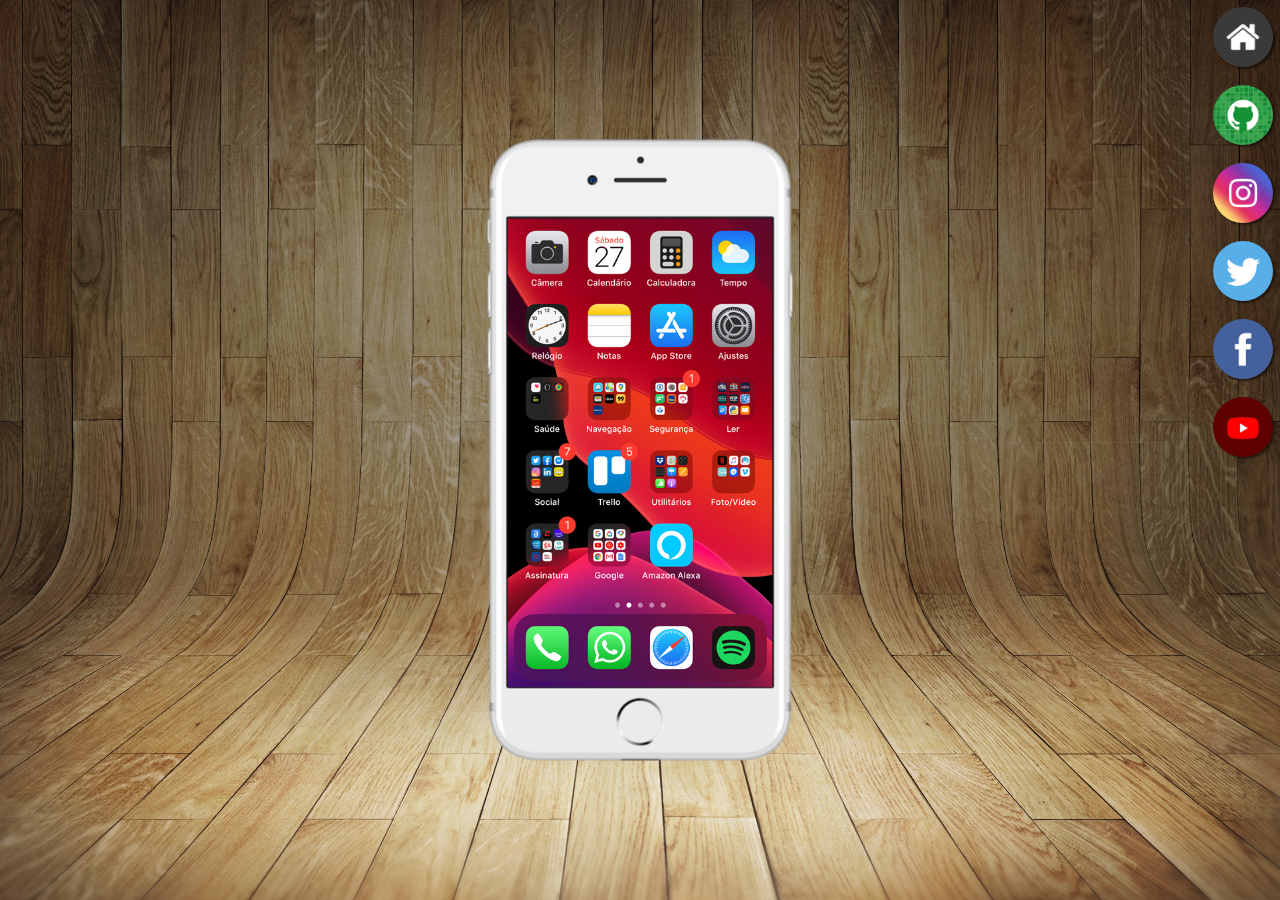
<file: index.html>
<!DOCTYPE html>
<html lang="pt-br">
<head>
    <meta charset="UTF-8">
    <meta http-equiv="X-UA-Compatible" content="IE=edge">
    <meta name="viewport" content="width=device-width, initial-scale=1.0">
    <link rel="stylesheet" href="styles/style.css">
    <title>Redes Sociais</title>
</head>
<body>
    <main>
        <section id="telefone">
            <iframe src="home.html" name="tela" id="tela" frameborder="0">
                seu navegador não é compativel com isso.
            </iframe>
        </section>
        <section id="redes-sociais">
            <a href="home.html" target="tela"><img src="imagens/logo-home.jpg" alt=""></a> <br>
            <a href="github.html" target="tela"><img src="imagens/logo-github.jpg" alt=""></a> <br>
            <a href="instagram.html" target="tela"><img src="imagens/logo-instagram.jpg" alt=""></a> <br>
            <a href="twitter.html" target="tela"><img src="imagens/logo-twitter.jpg" alt=""></a> <br>
            <a href="facebook.html" target="tela"><img src="imagens/logo-facebook.jpg" alt=""></a> <br>
            <a href="youtube.html" target="tela"><img src="imagens/logo-youtube.jpg" alt=""></a> <br>
        </section>
    </main>
</body>
</html>
</file>
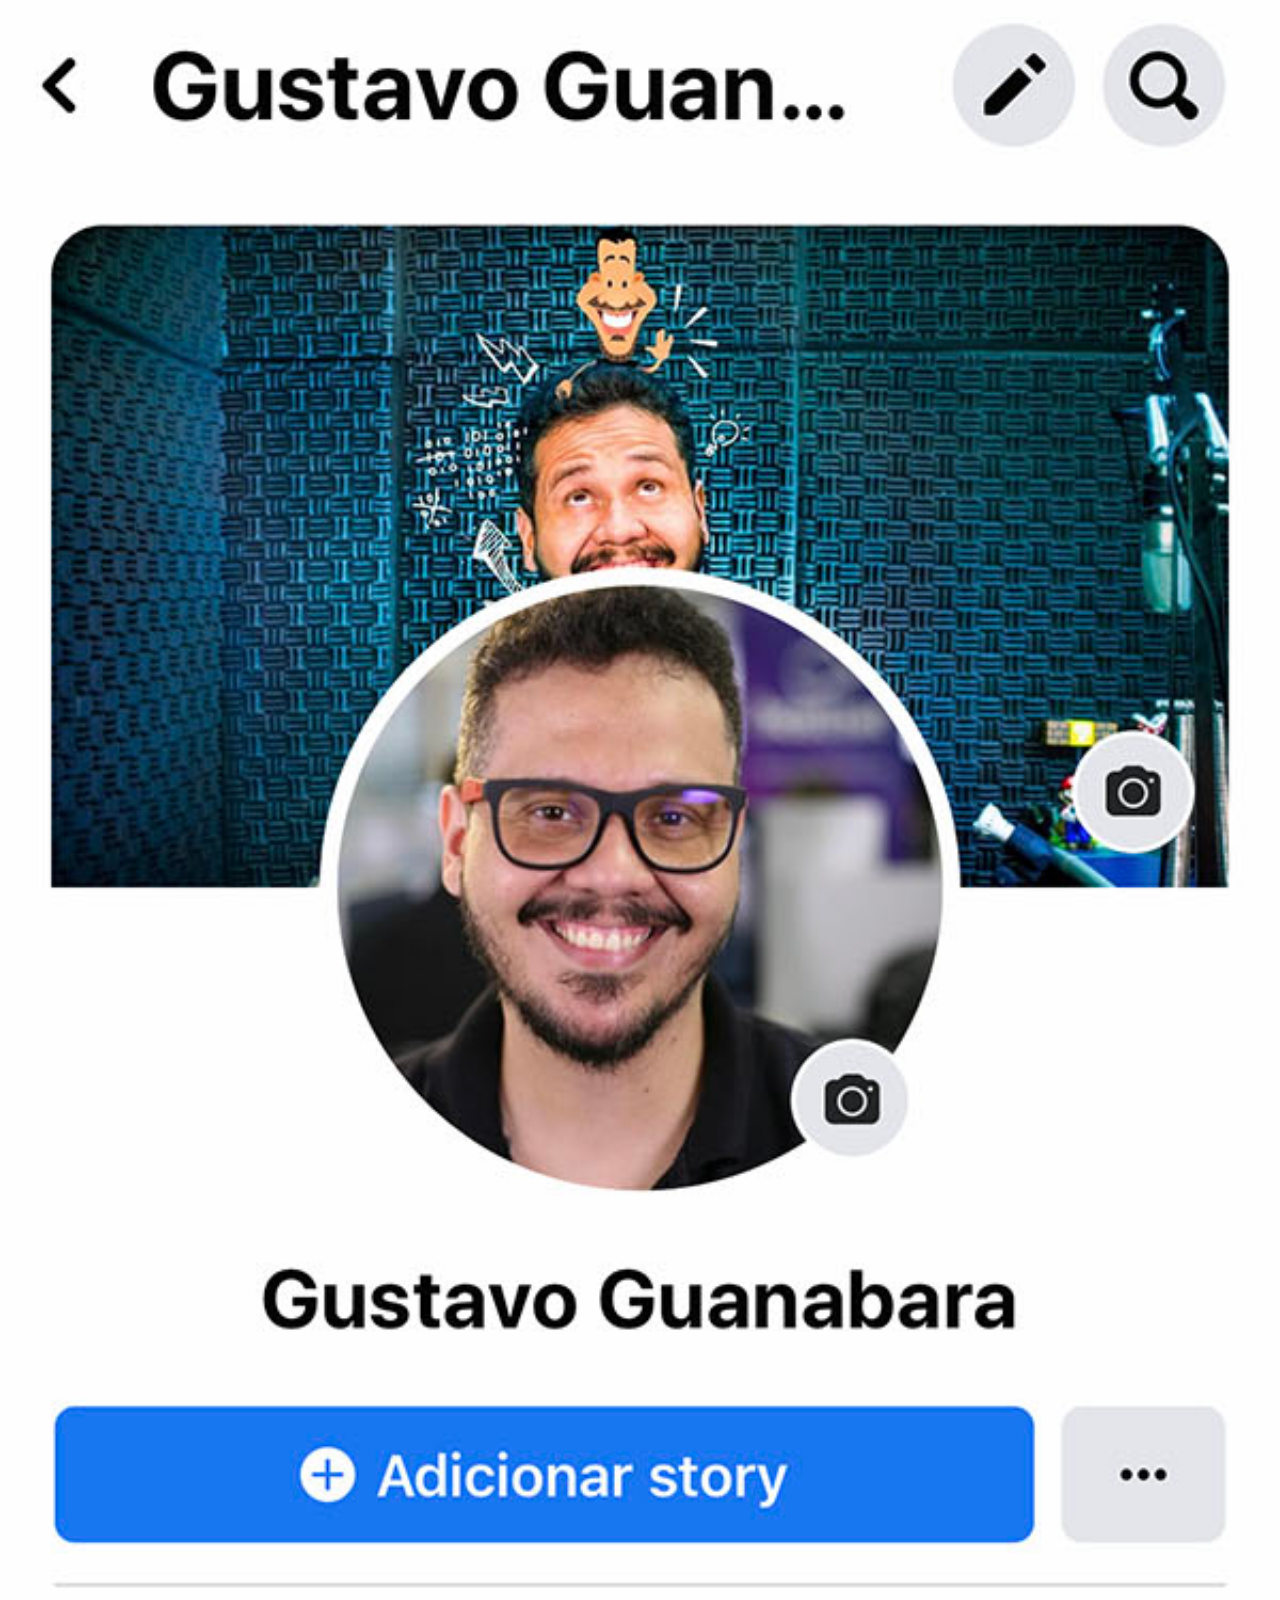
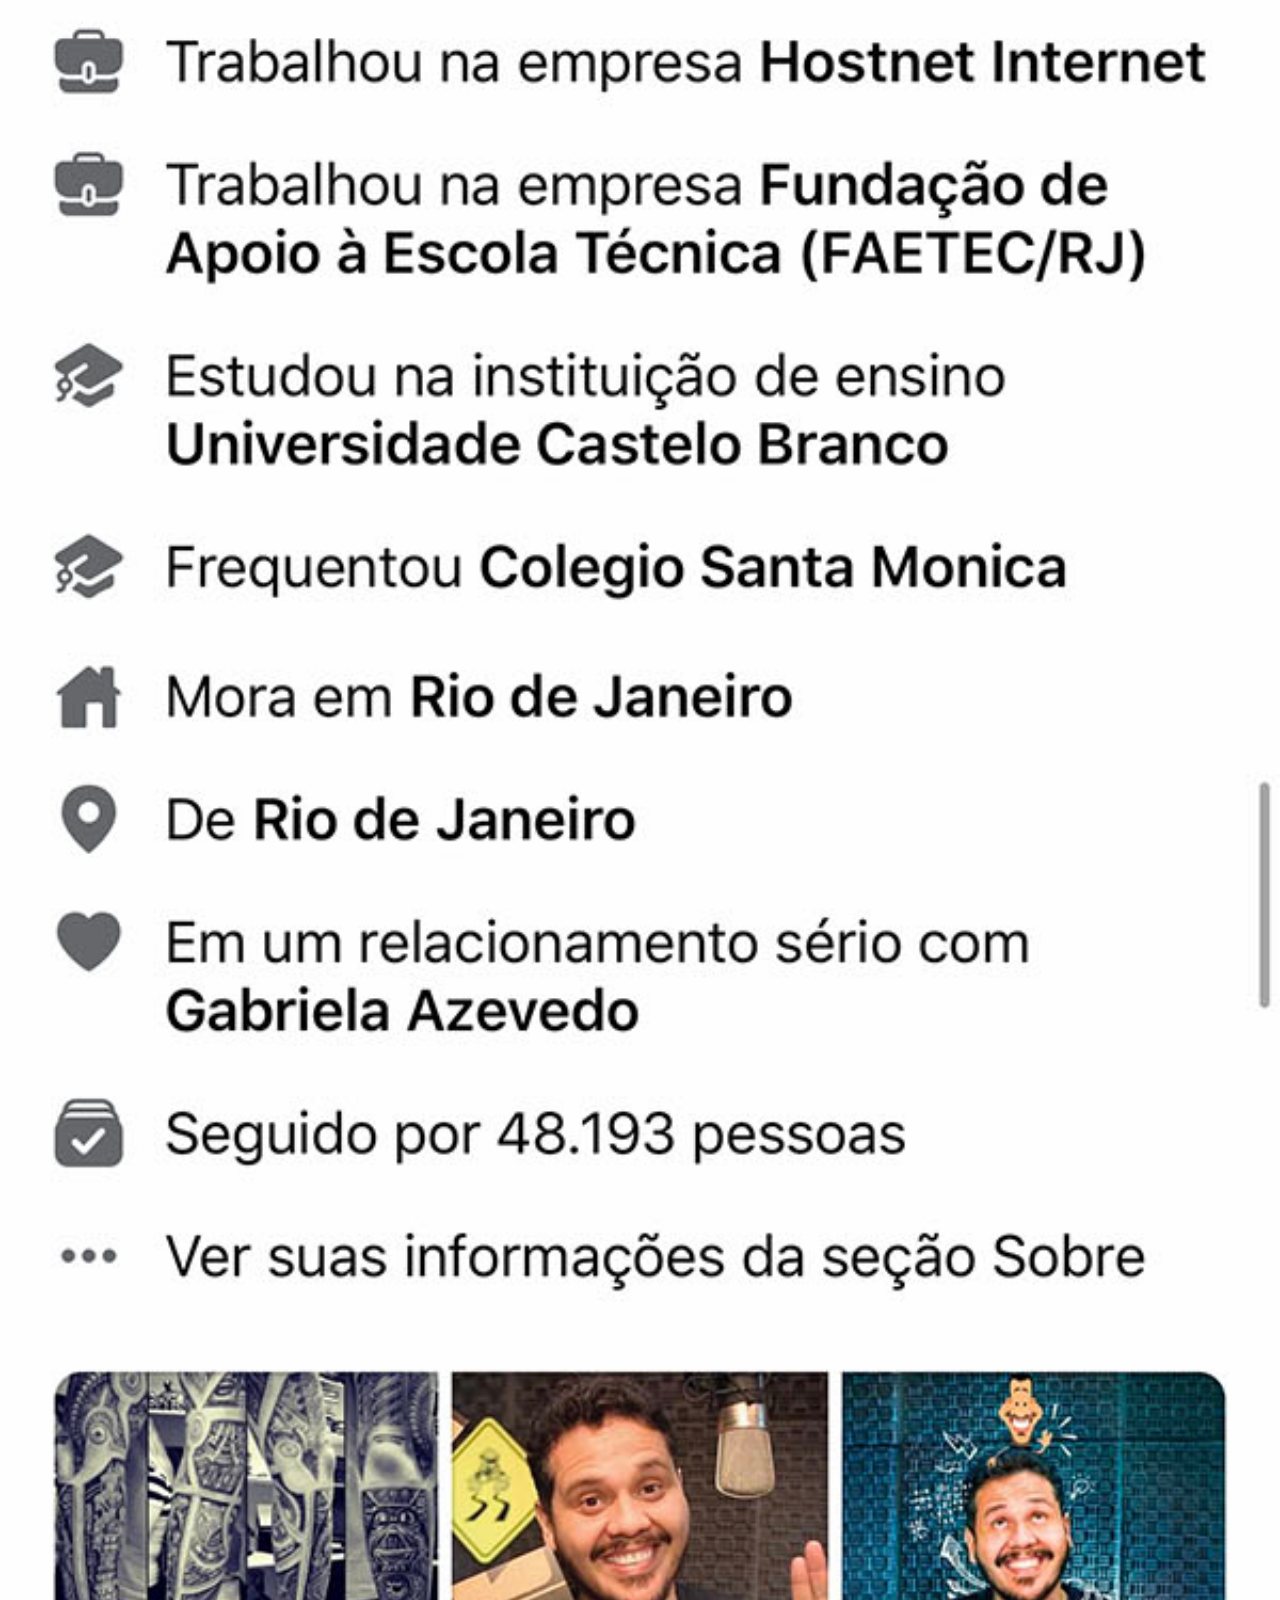
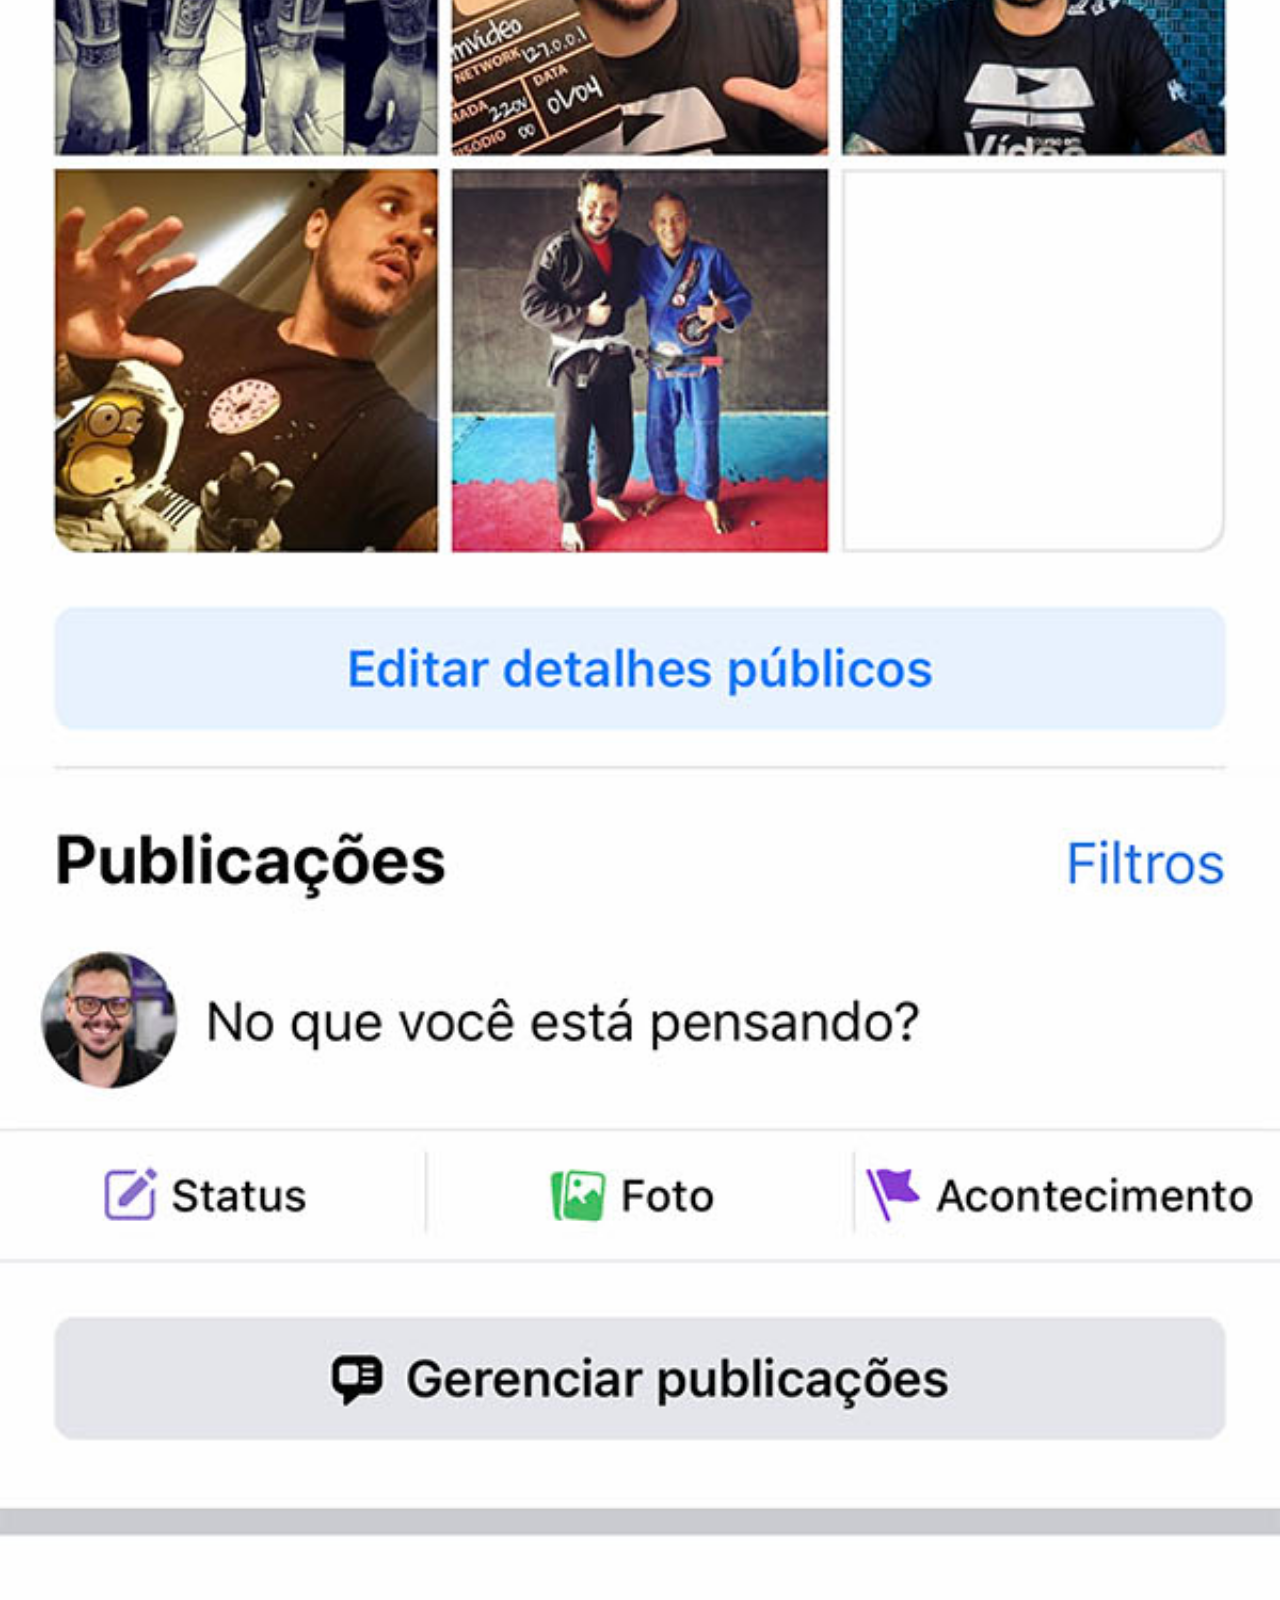
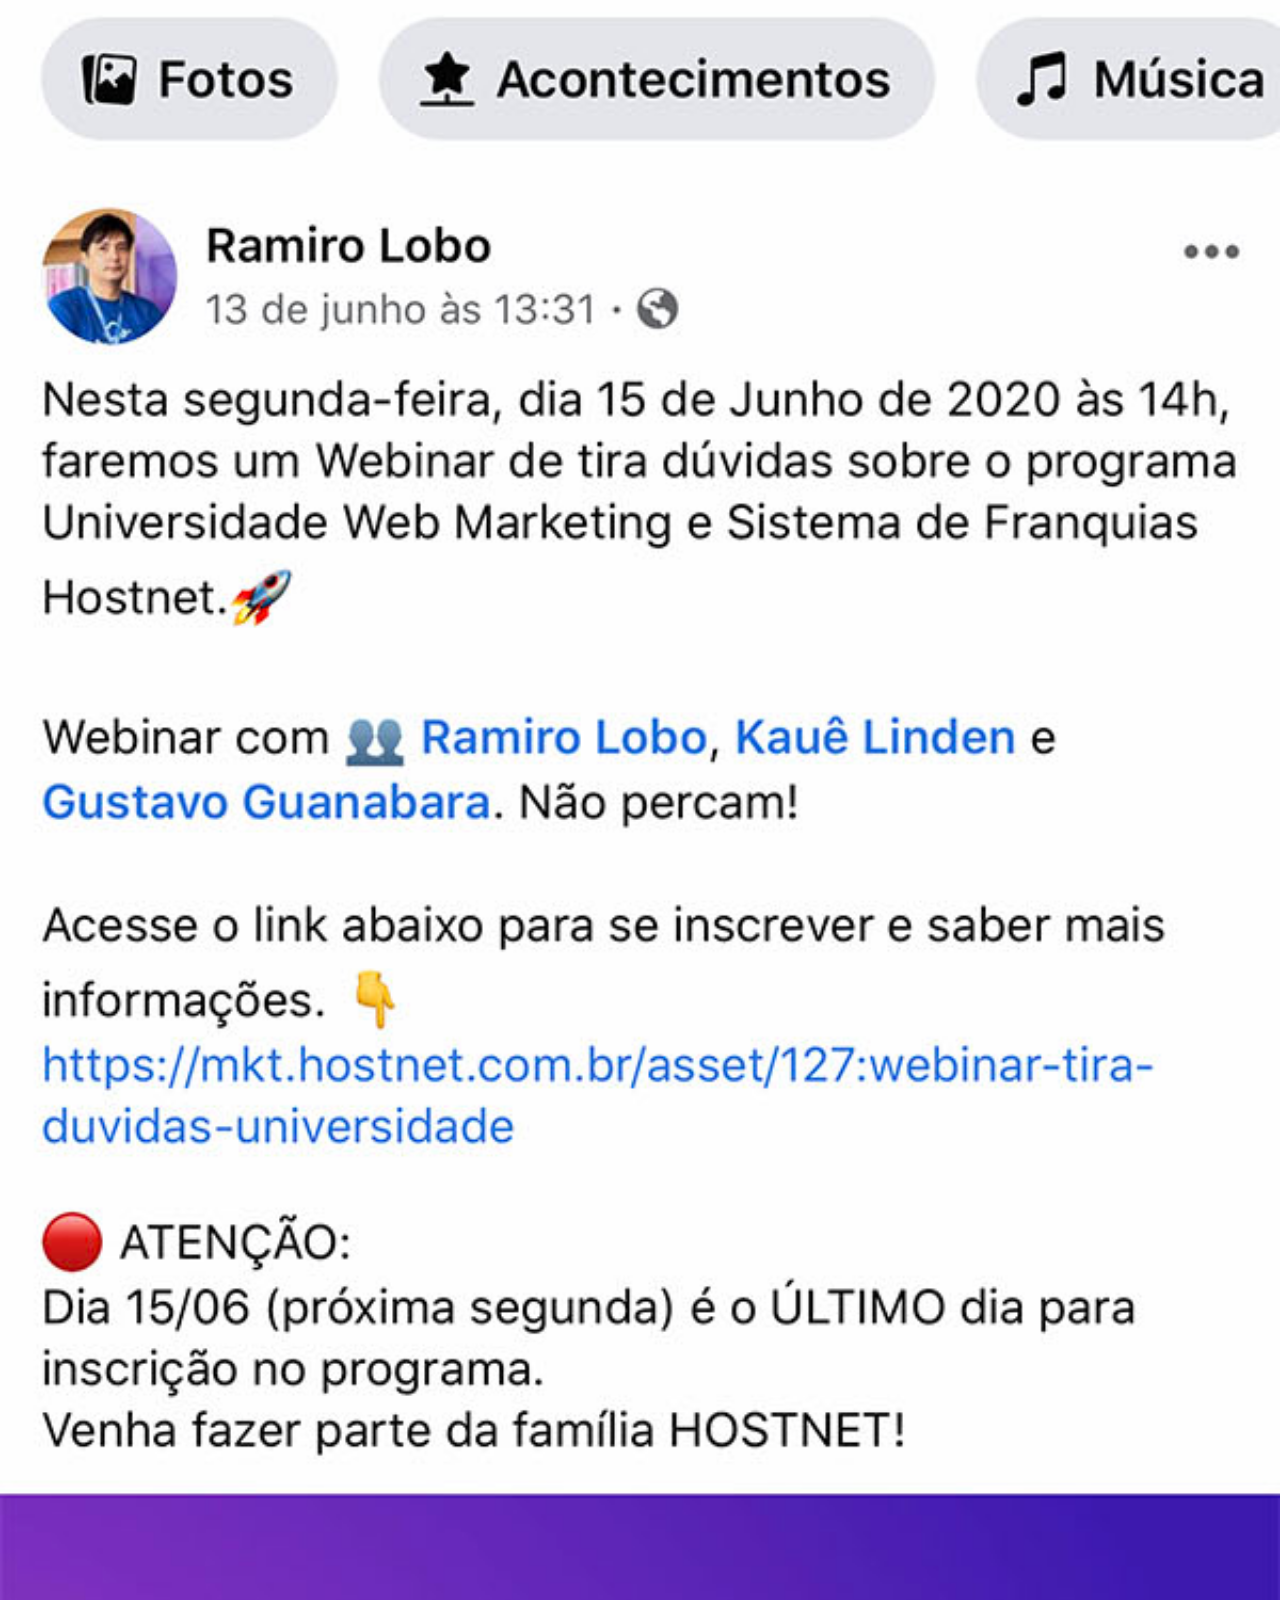
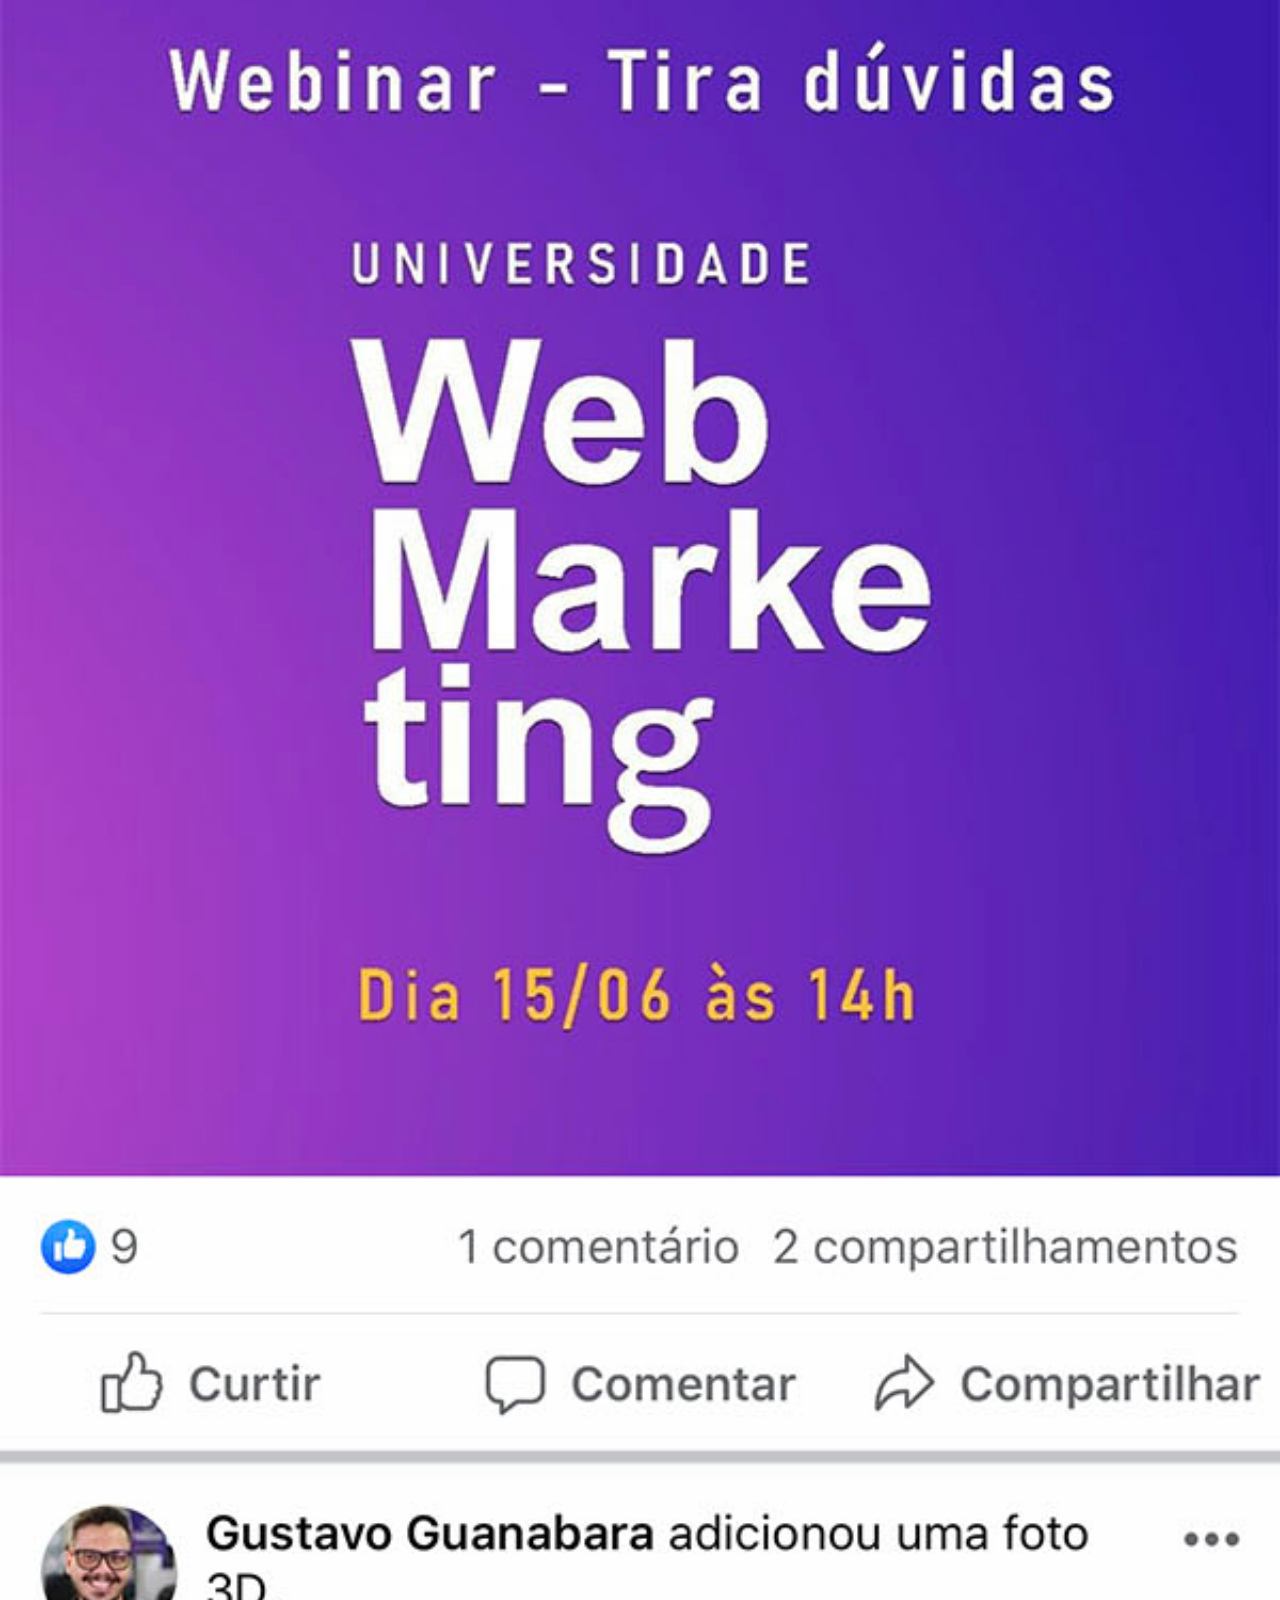
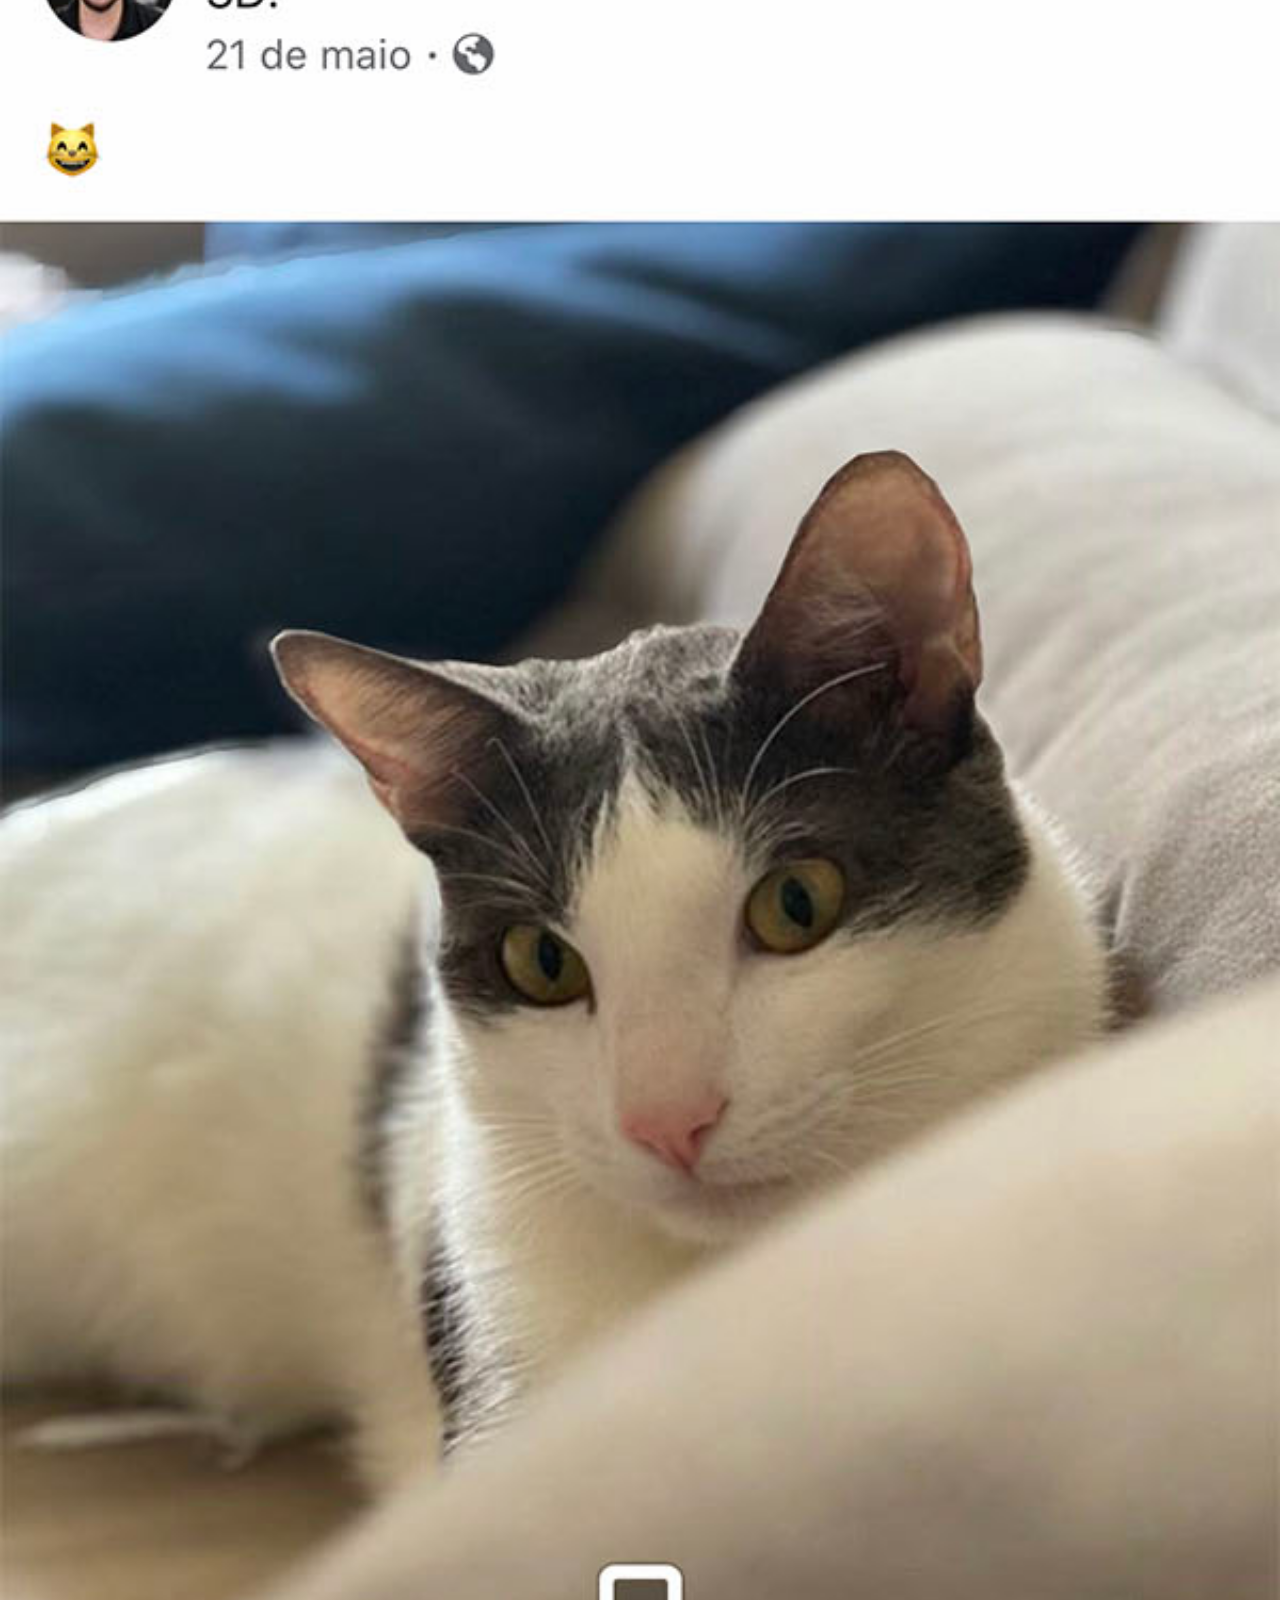
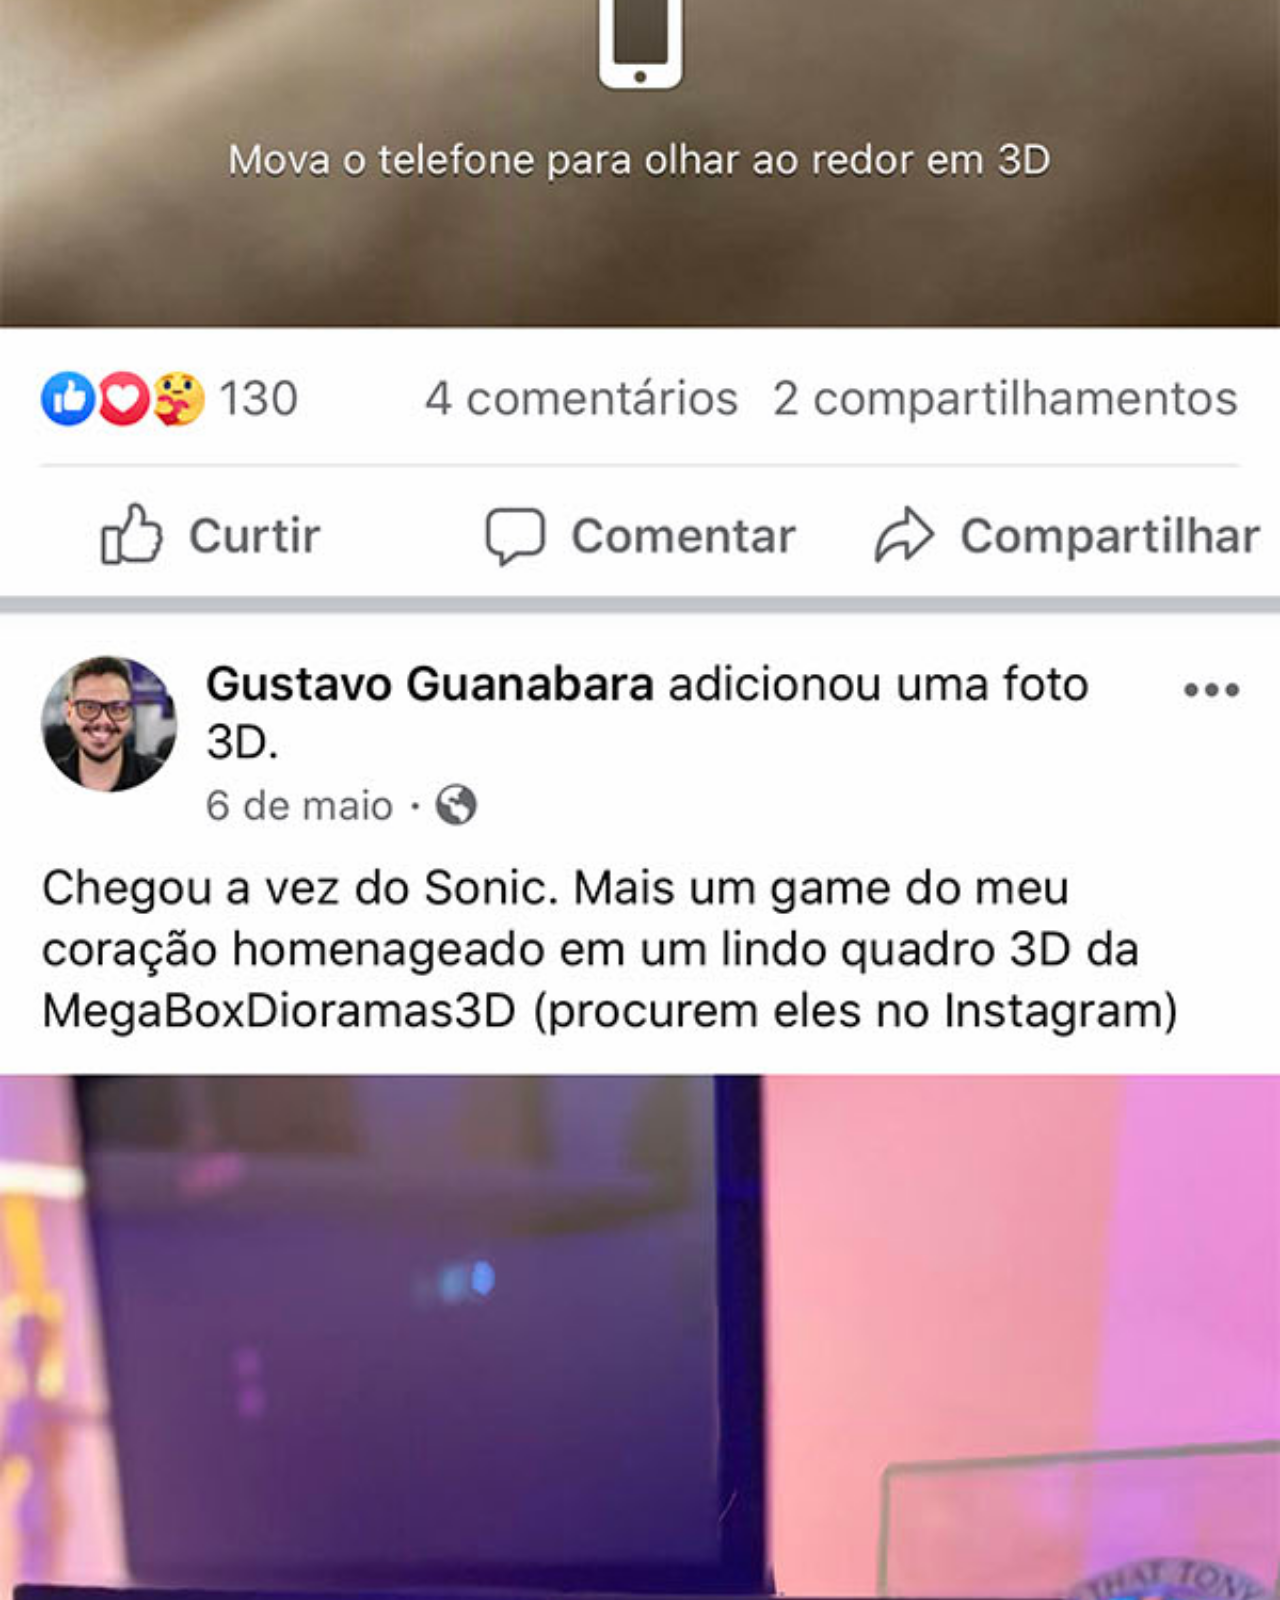
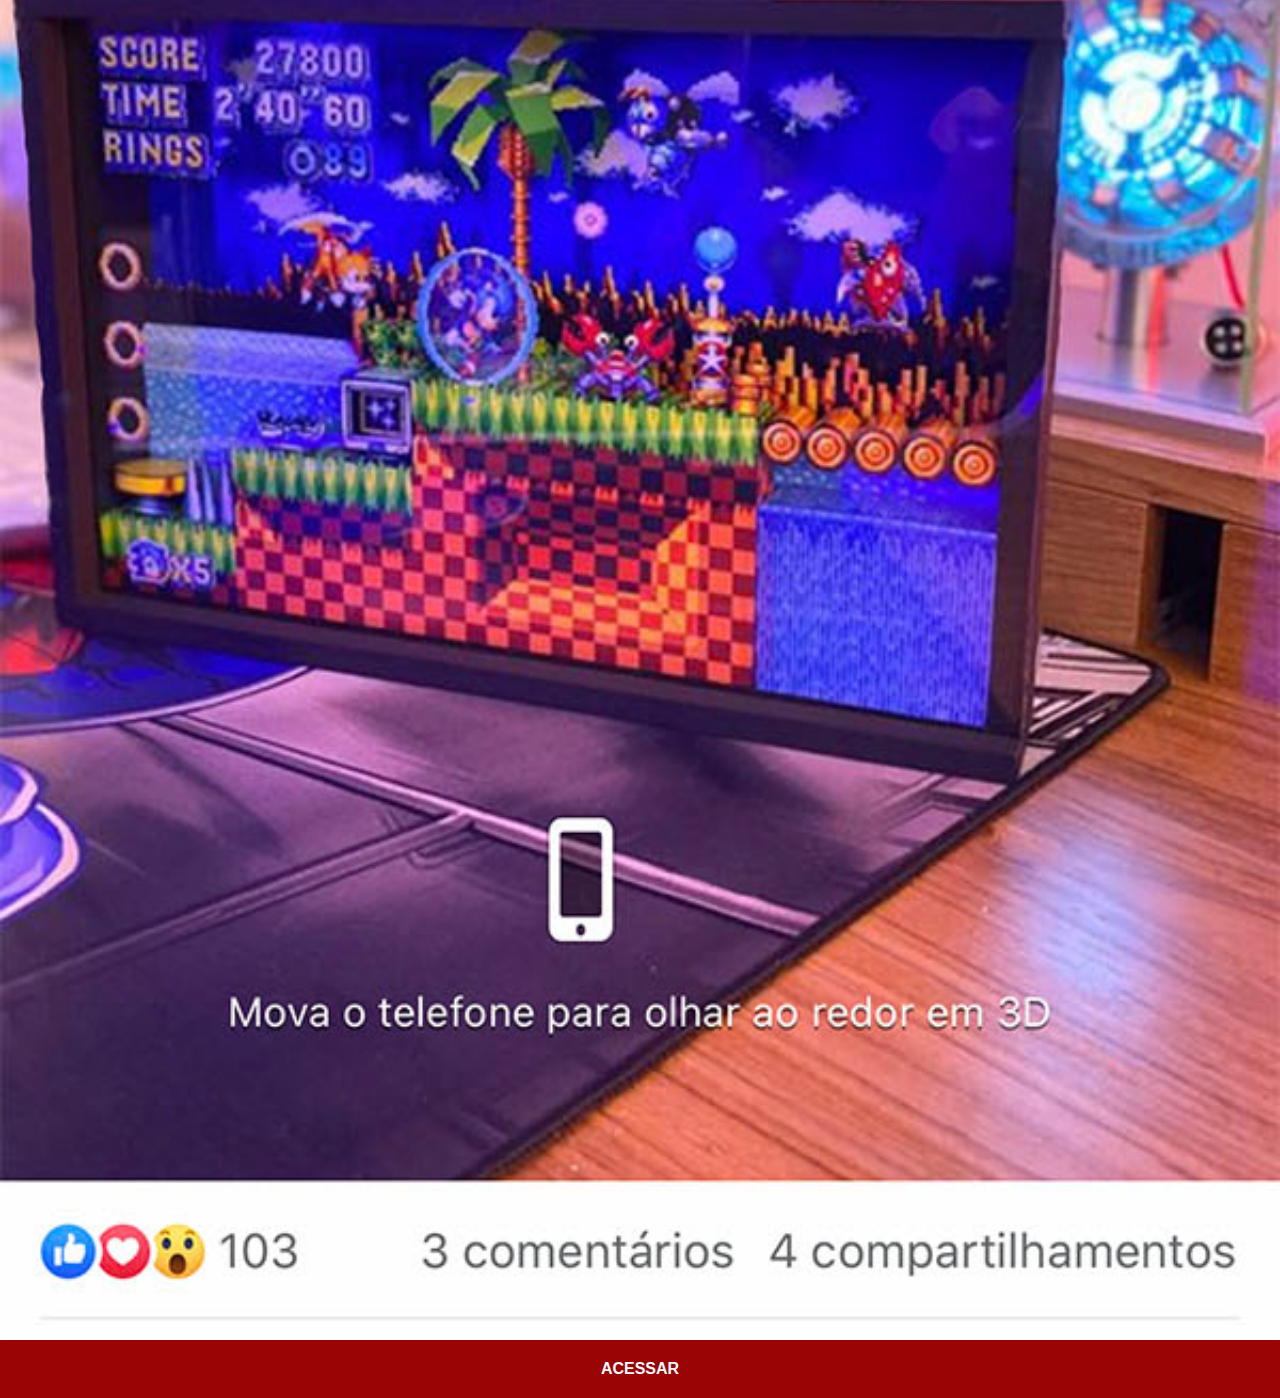
<file: facebook.html>
<!DOCTYPE html>
<html lang="pt-br">
<head>
    <meta charset="UTF-8">
    <meta http-equiv="X-UA-Compatible" content="IE=edge">
    <meta name="viewport" content="width=device-width, initial-scale=1.0">
    <link rel="stylesheet" href="styles/social.css">
    <title>Facebook</title>
</head>
<body>
    <img src="imagens/tela-facebook.jpg" alt="Facebook">
    <a href="https://www.facebook.com/gustavoguanabara/?locale=pt_BR" target="_blank">ACESSAR</a>
</body>
</html>
</file>
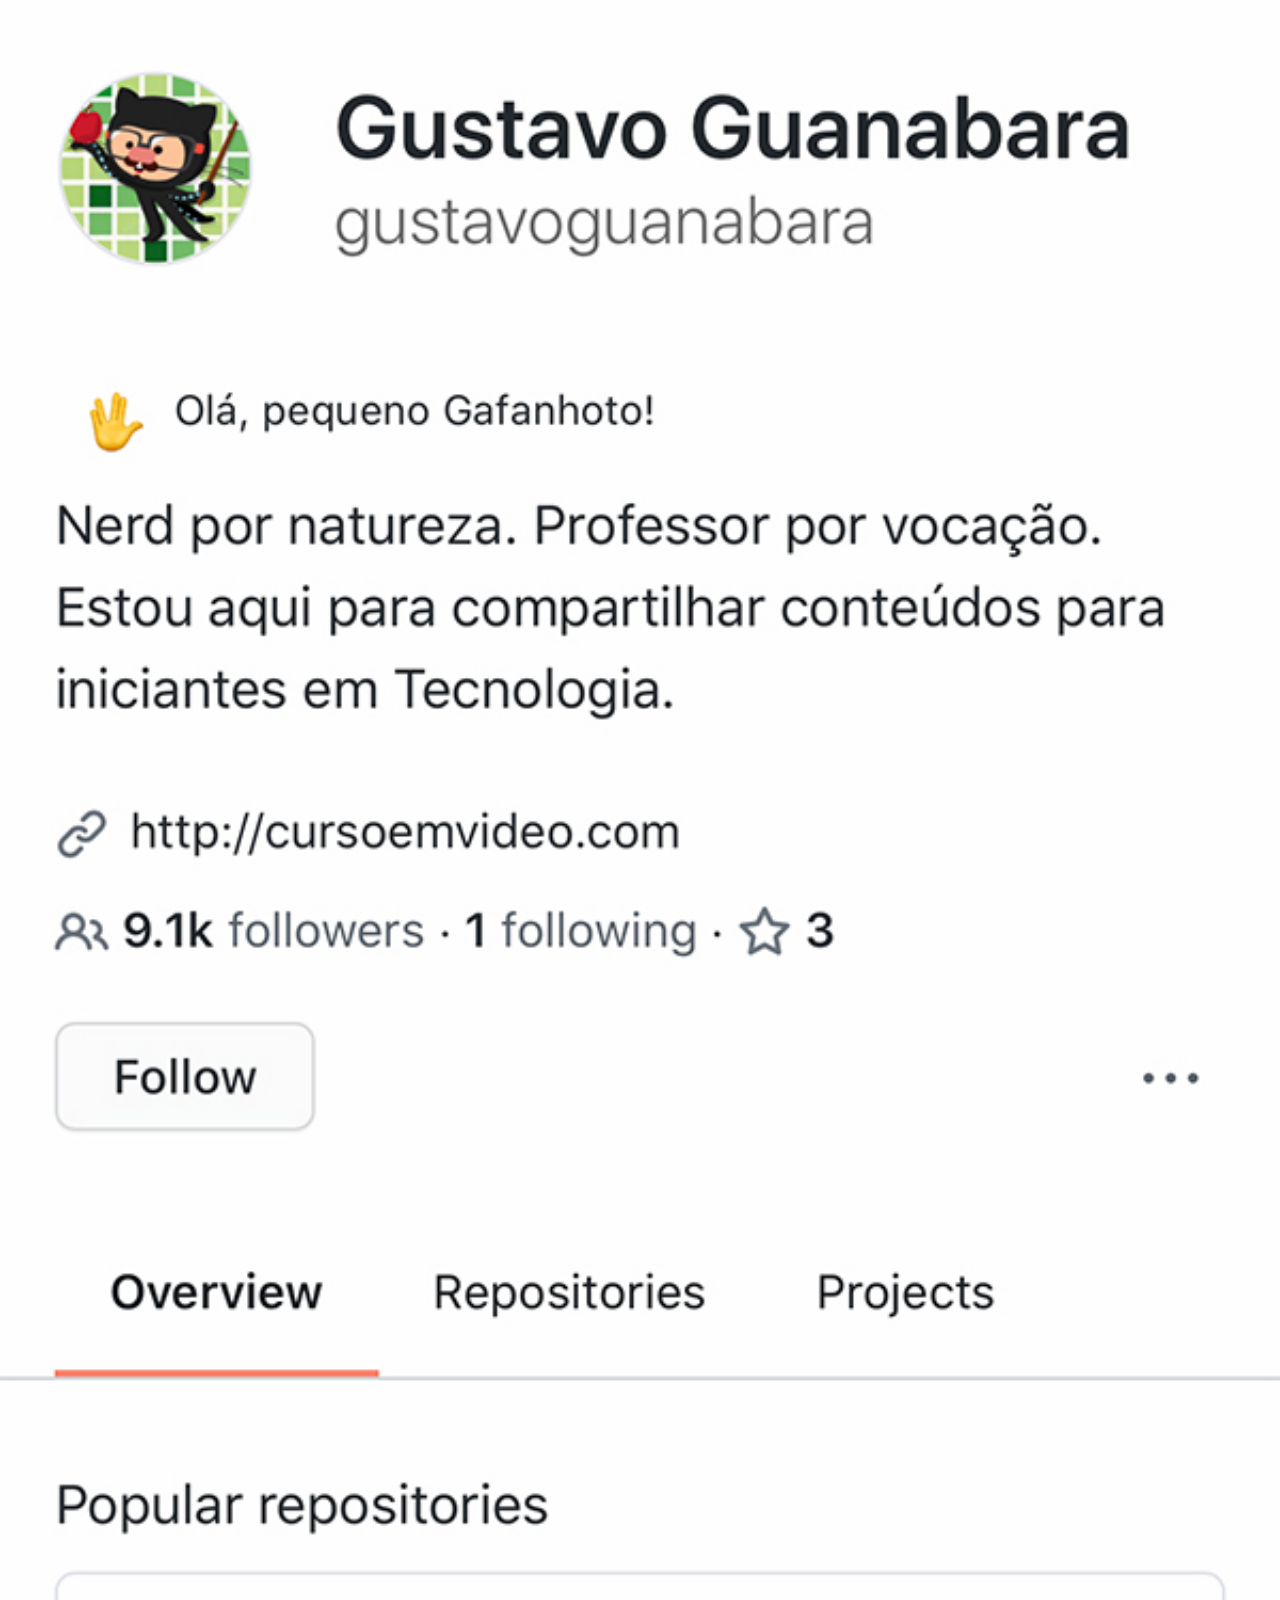
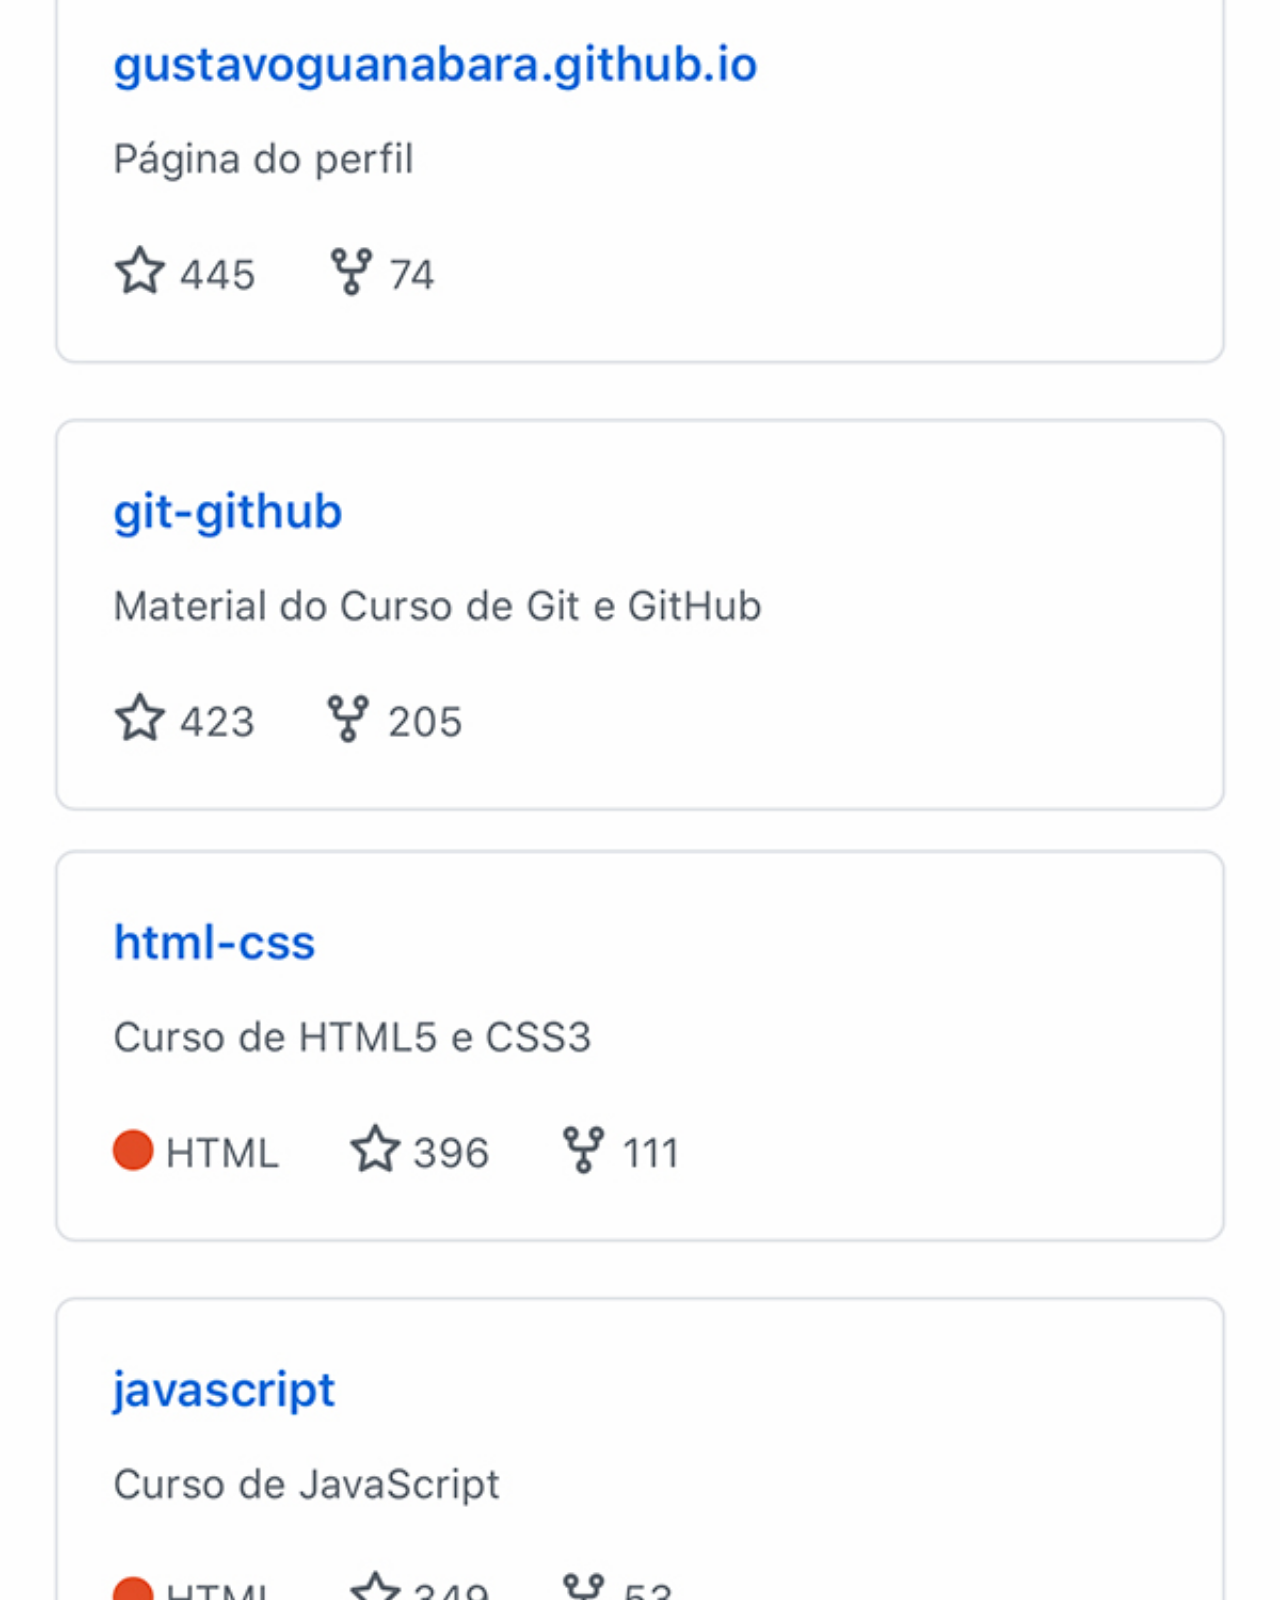
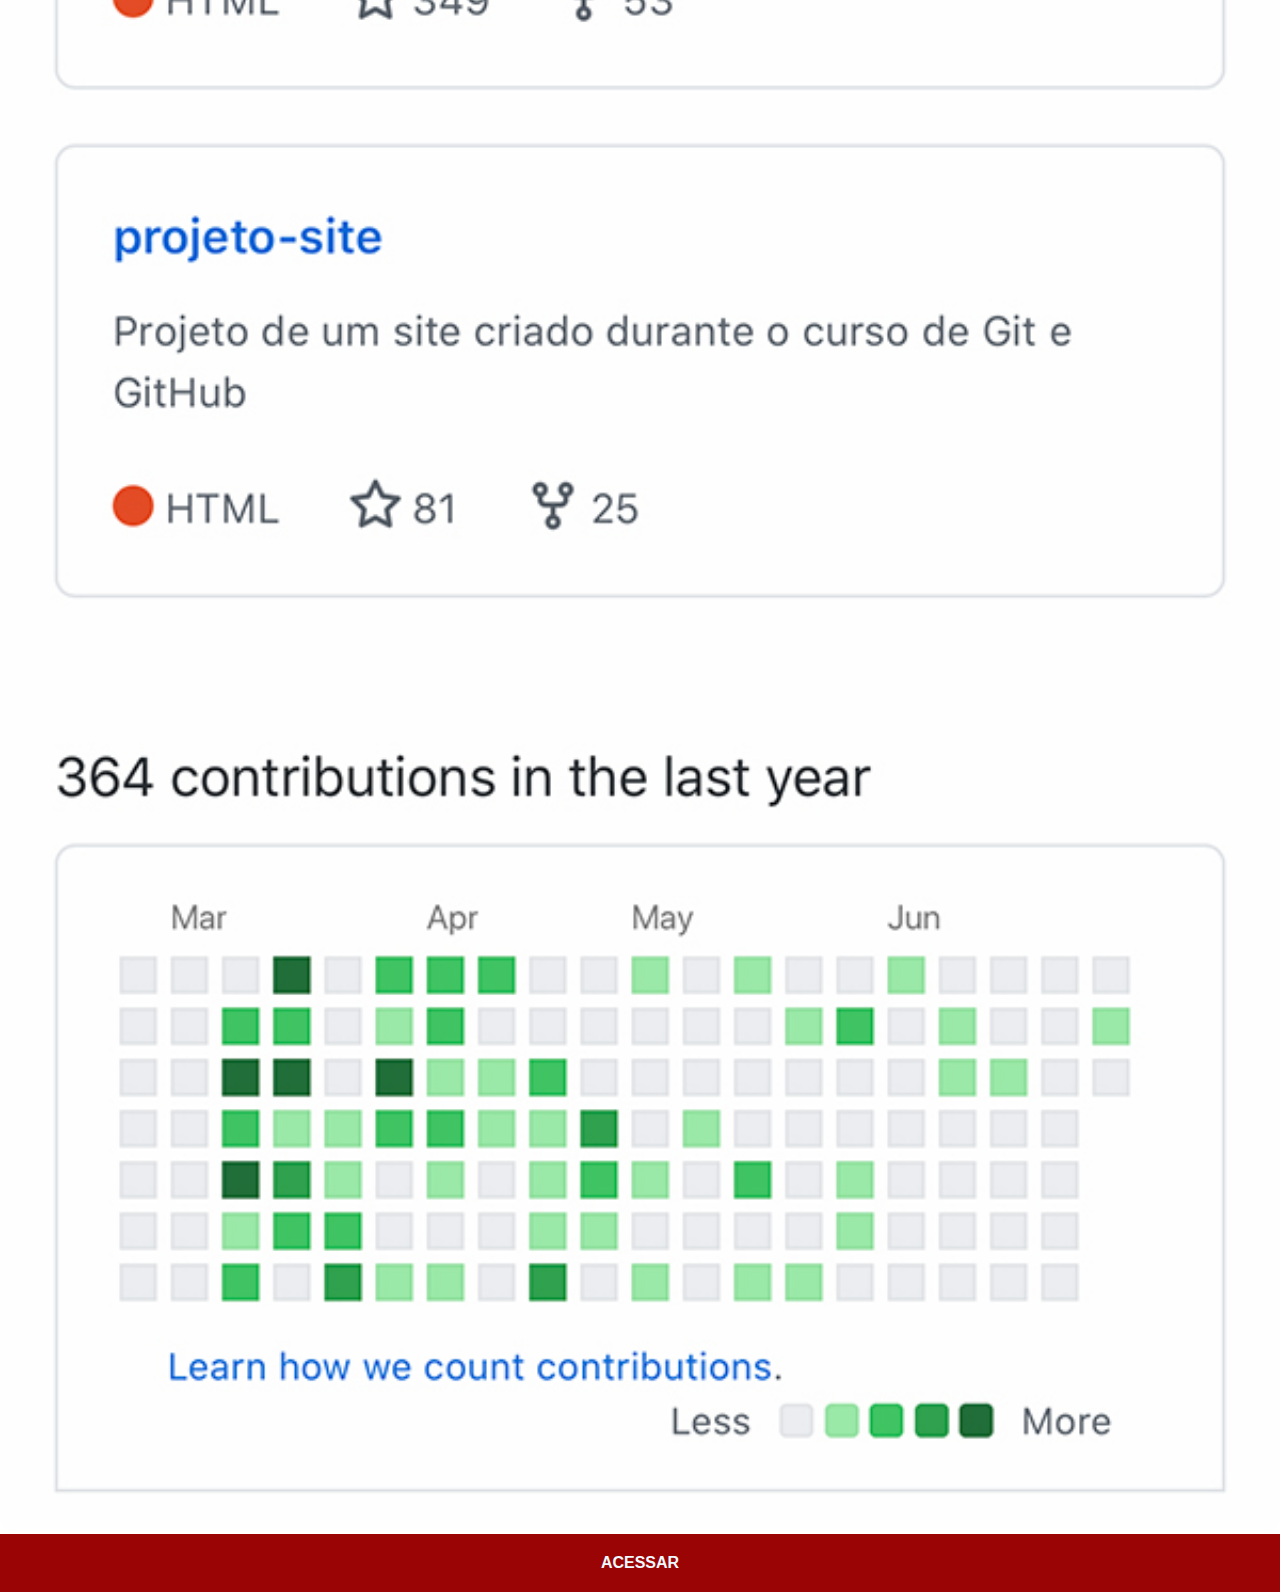
<file: github.html>
<!DOCTYPE html>
<html lang="en">
<head>
    <meta charset="UTF-8">
    <meta http-equiv="X-UA-Compatible" content="IE=edge">
    <meta name="viewport" content="width=device-width, initial-scale=1.0">
    <link rel="stylesheet" href="styles/social.css">
    <title>Github</title>
</head>
<body>
    <img src="imagens/tela-github.jpg" alt="github">
    <a href="https://gustavoguanabara.github.io/" target="_blank">ACESSAR</a>
</body>
</html>
</file>
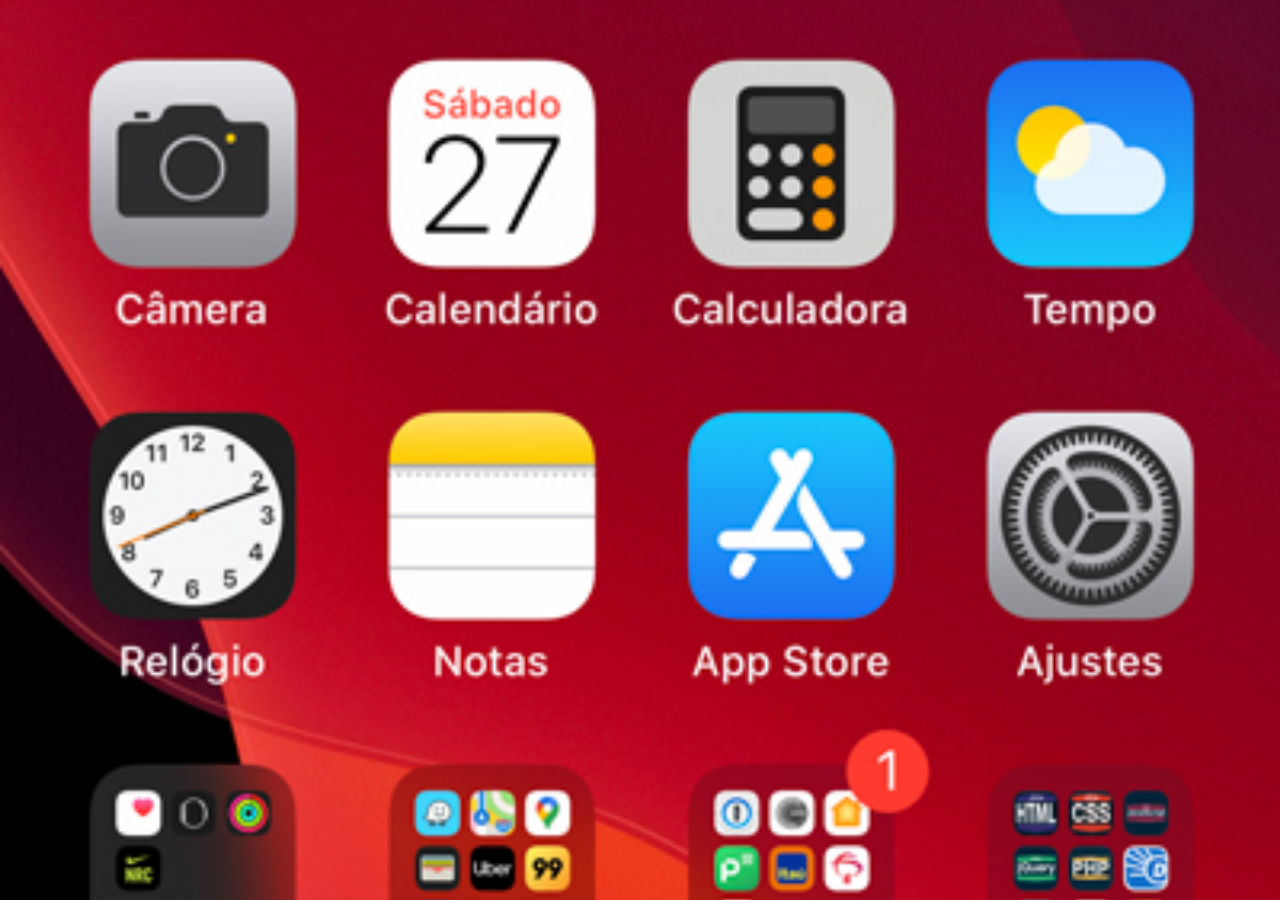
<file: home.html>
<!DOCTYPE html>
<html lang="en">
<head>
    <meta charset="UTF-8">
    <meta http-equiv="X-UA-Compatible" content="IE=edge">
    <meta name="viewport" content="width=device-width, initial-scale=1.0">
    <title>Home</title>
    <style>
        * {
            margin: 0px;
            padding: 0px;
        }
        body {
            width: 100vw;
            height: 100vh;
            background: black url(imagens/tela-home.jpg) top center no-repeat;
            background-size: cover;
        }
    </style>
</head>
<body>
    
</body>
</html>
</file>
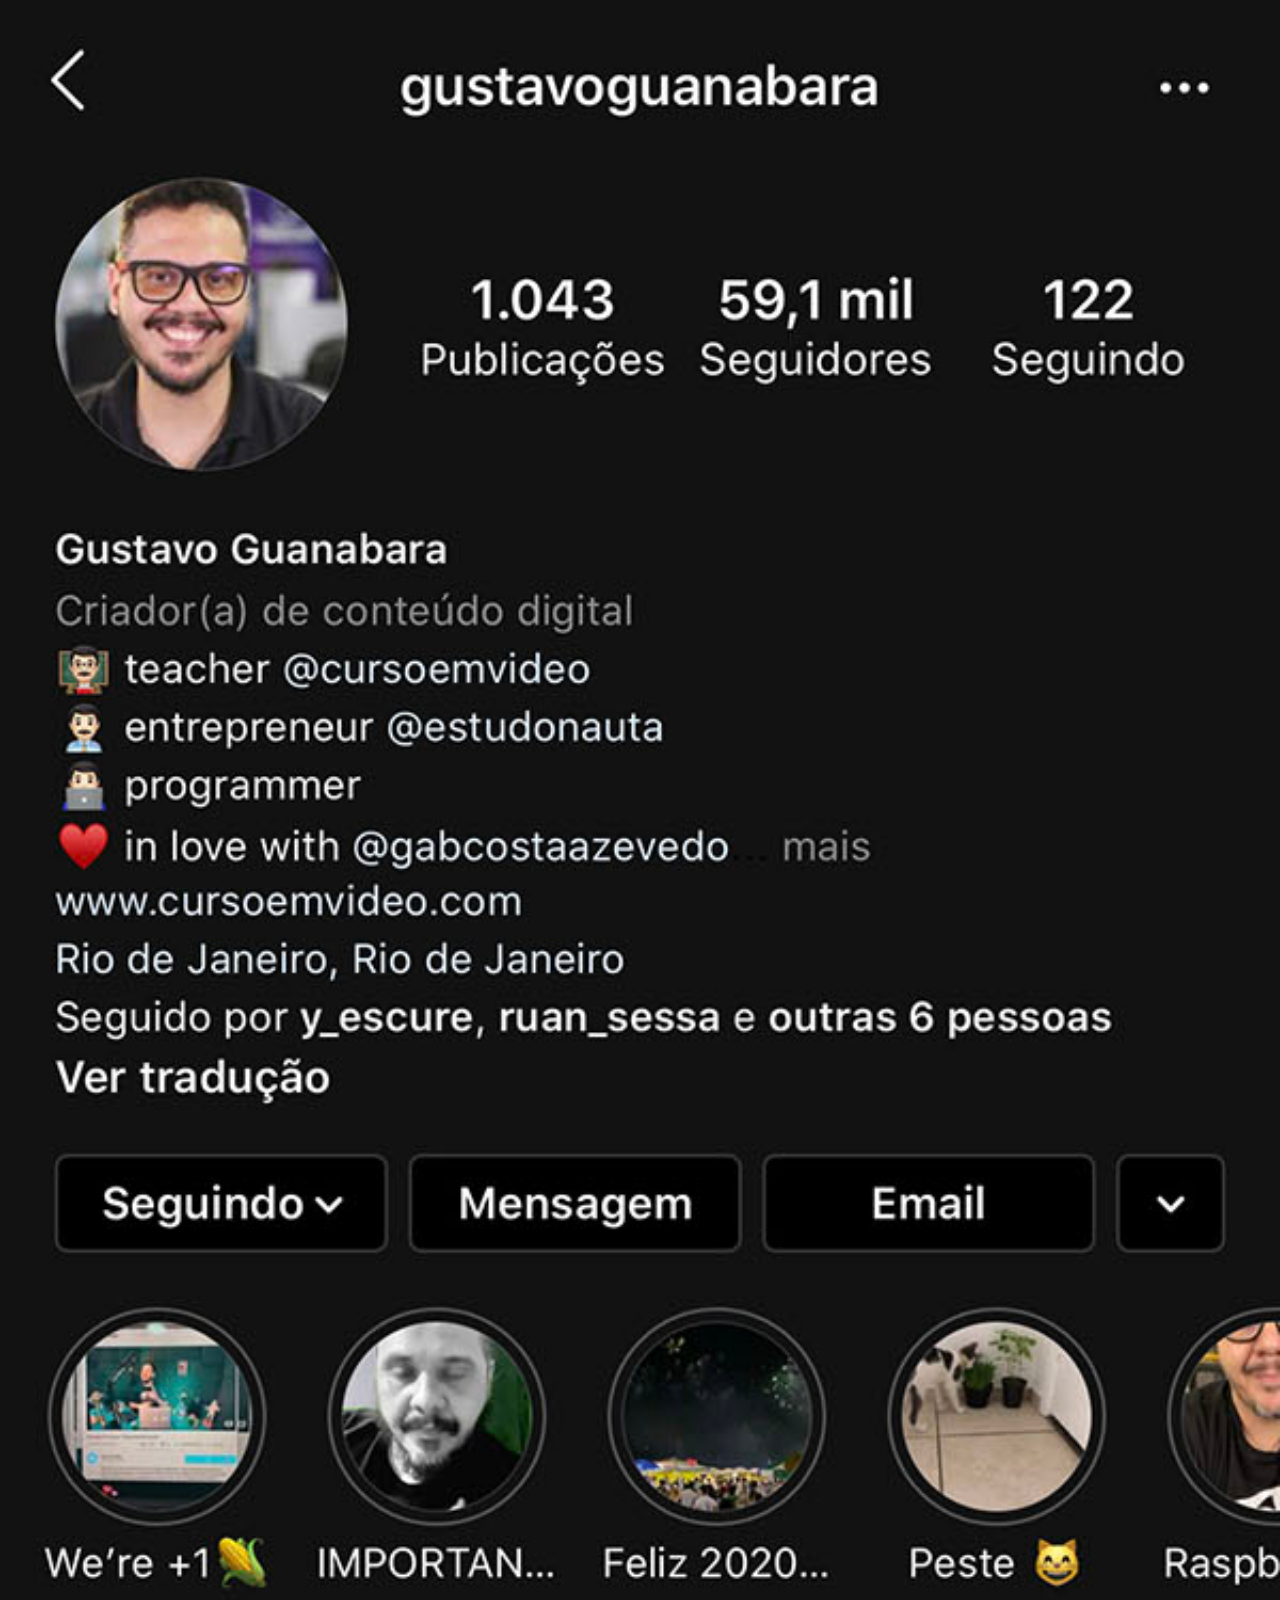
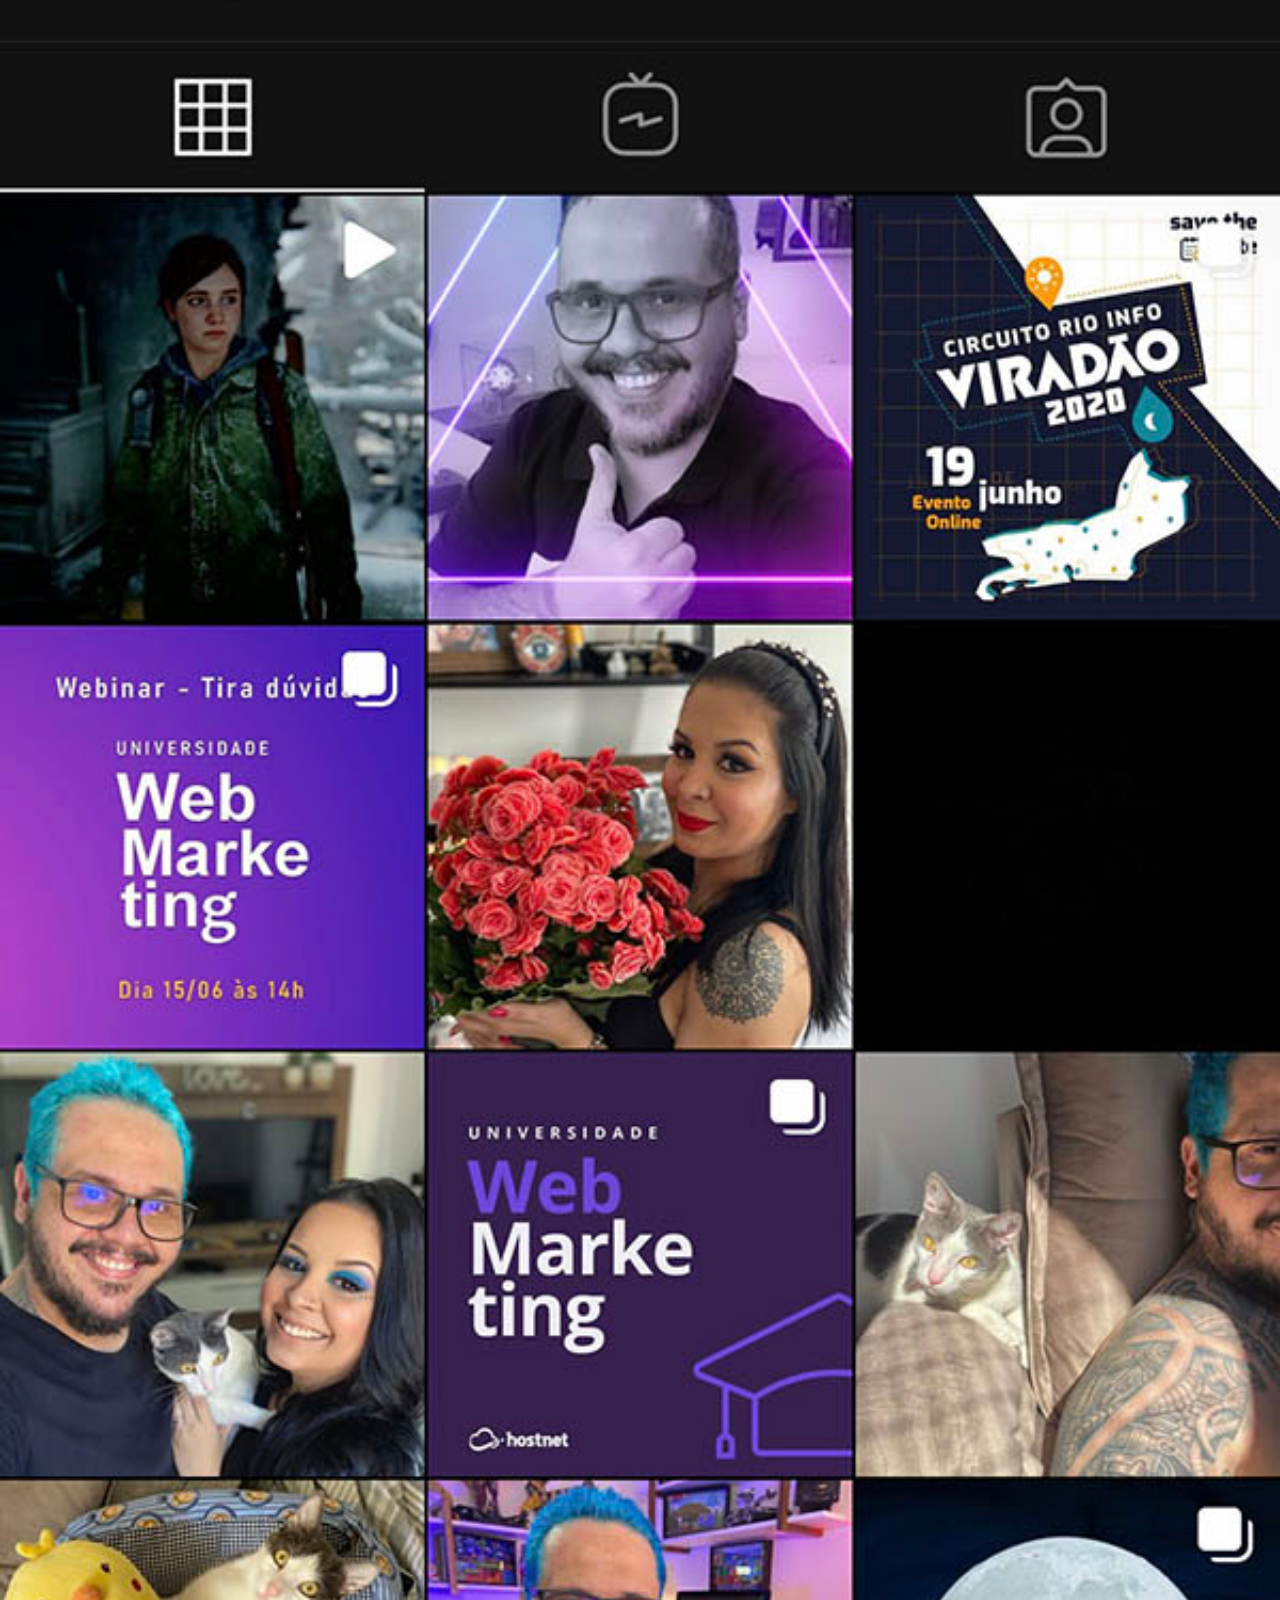
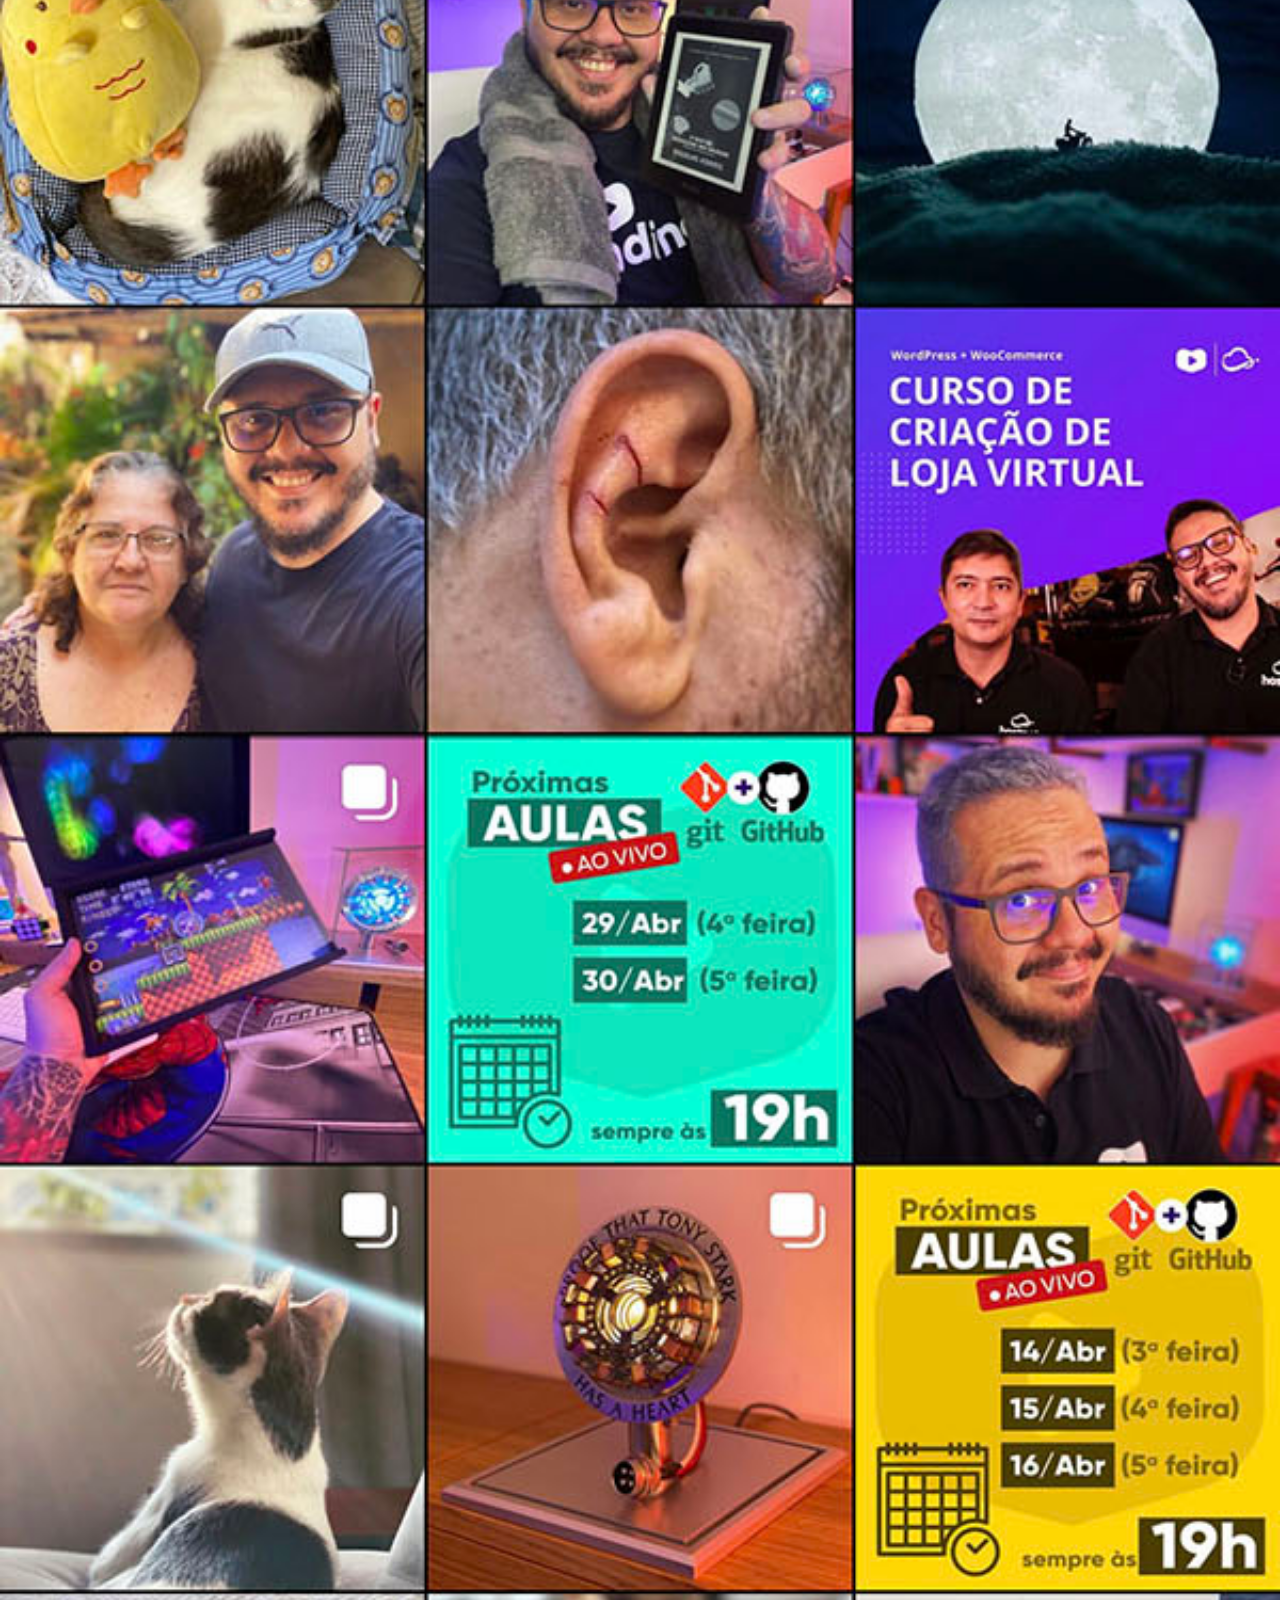
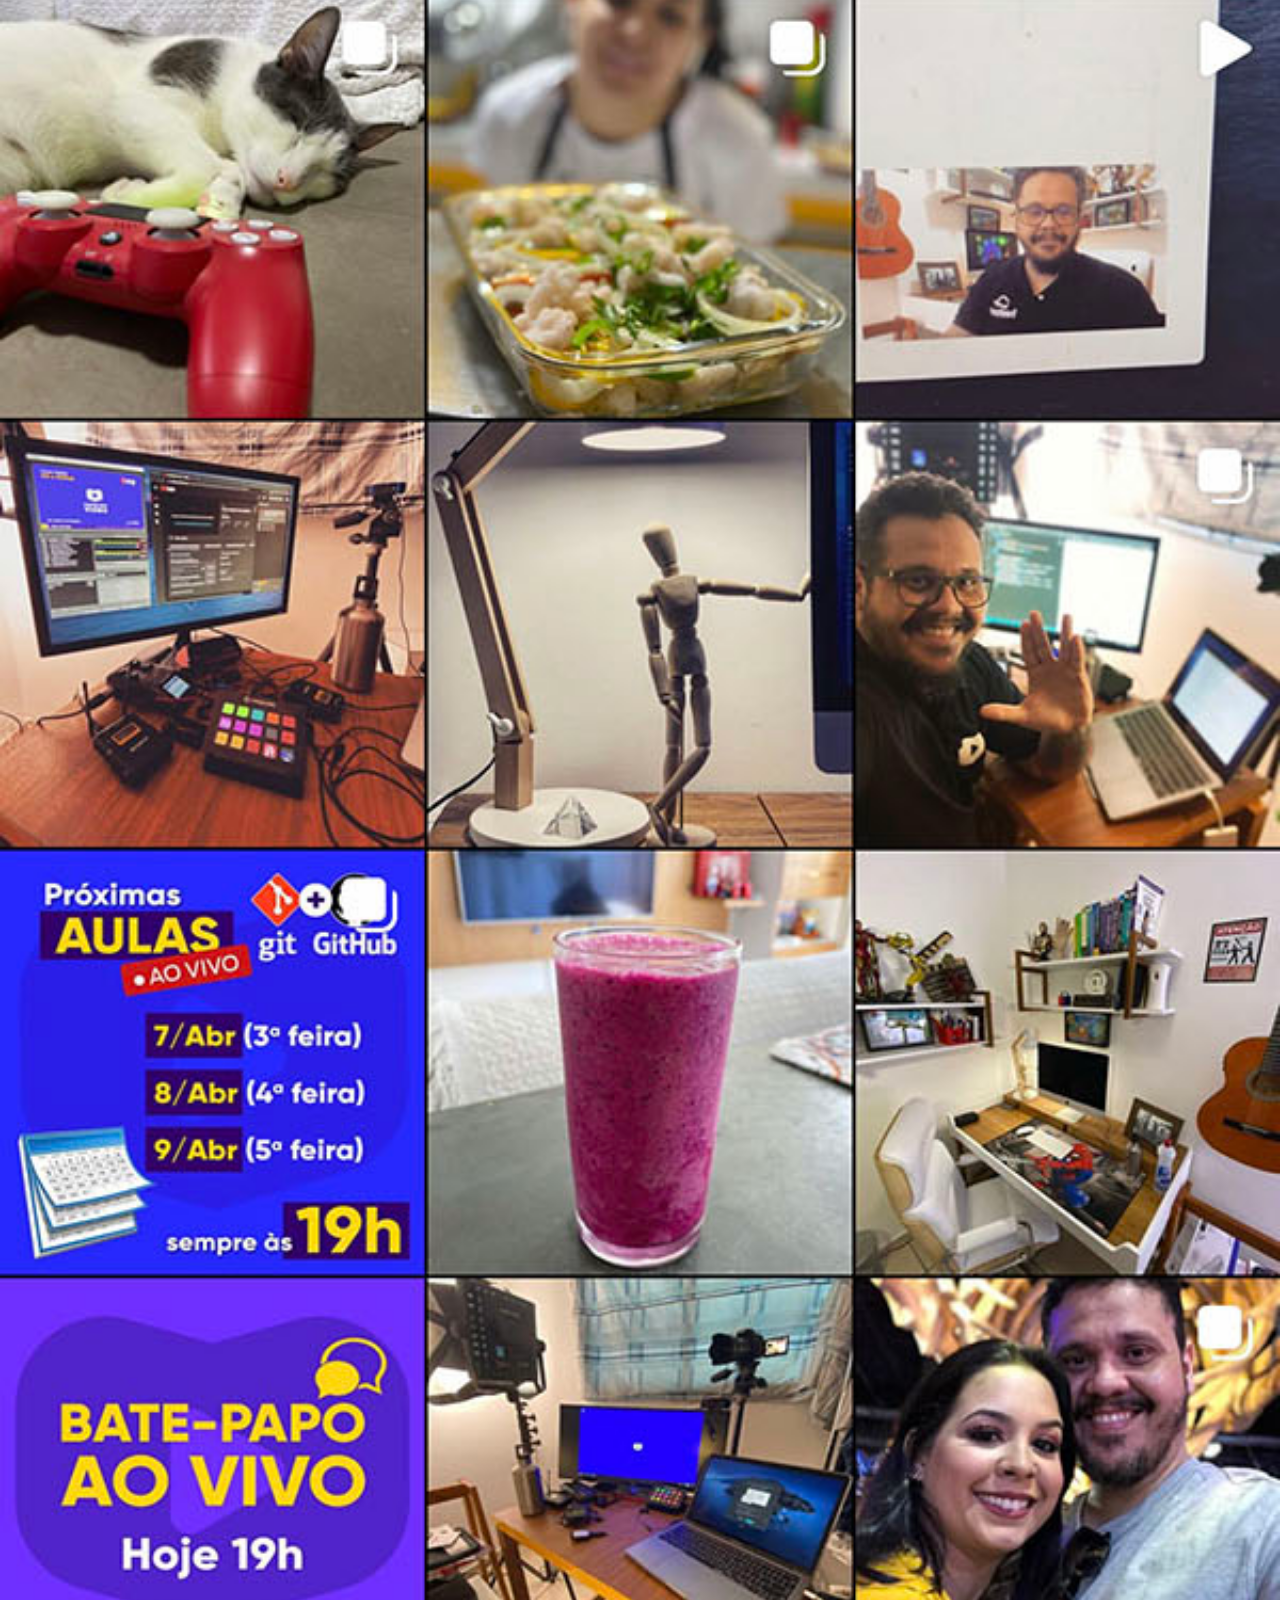
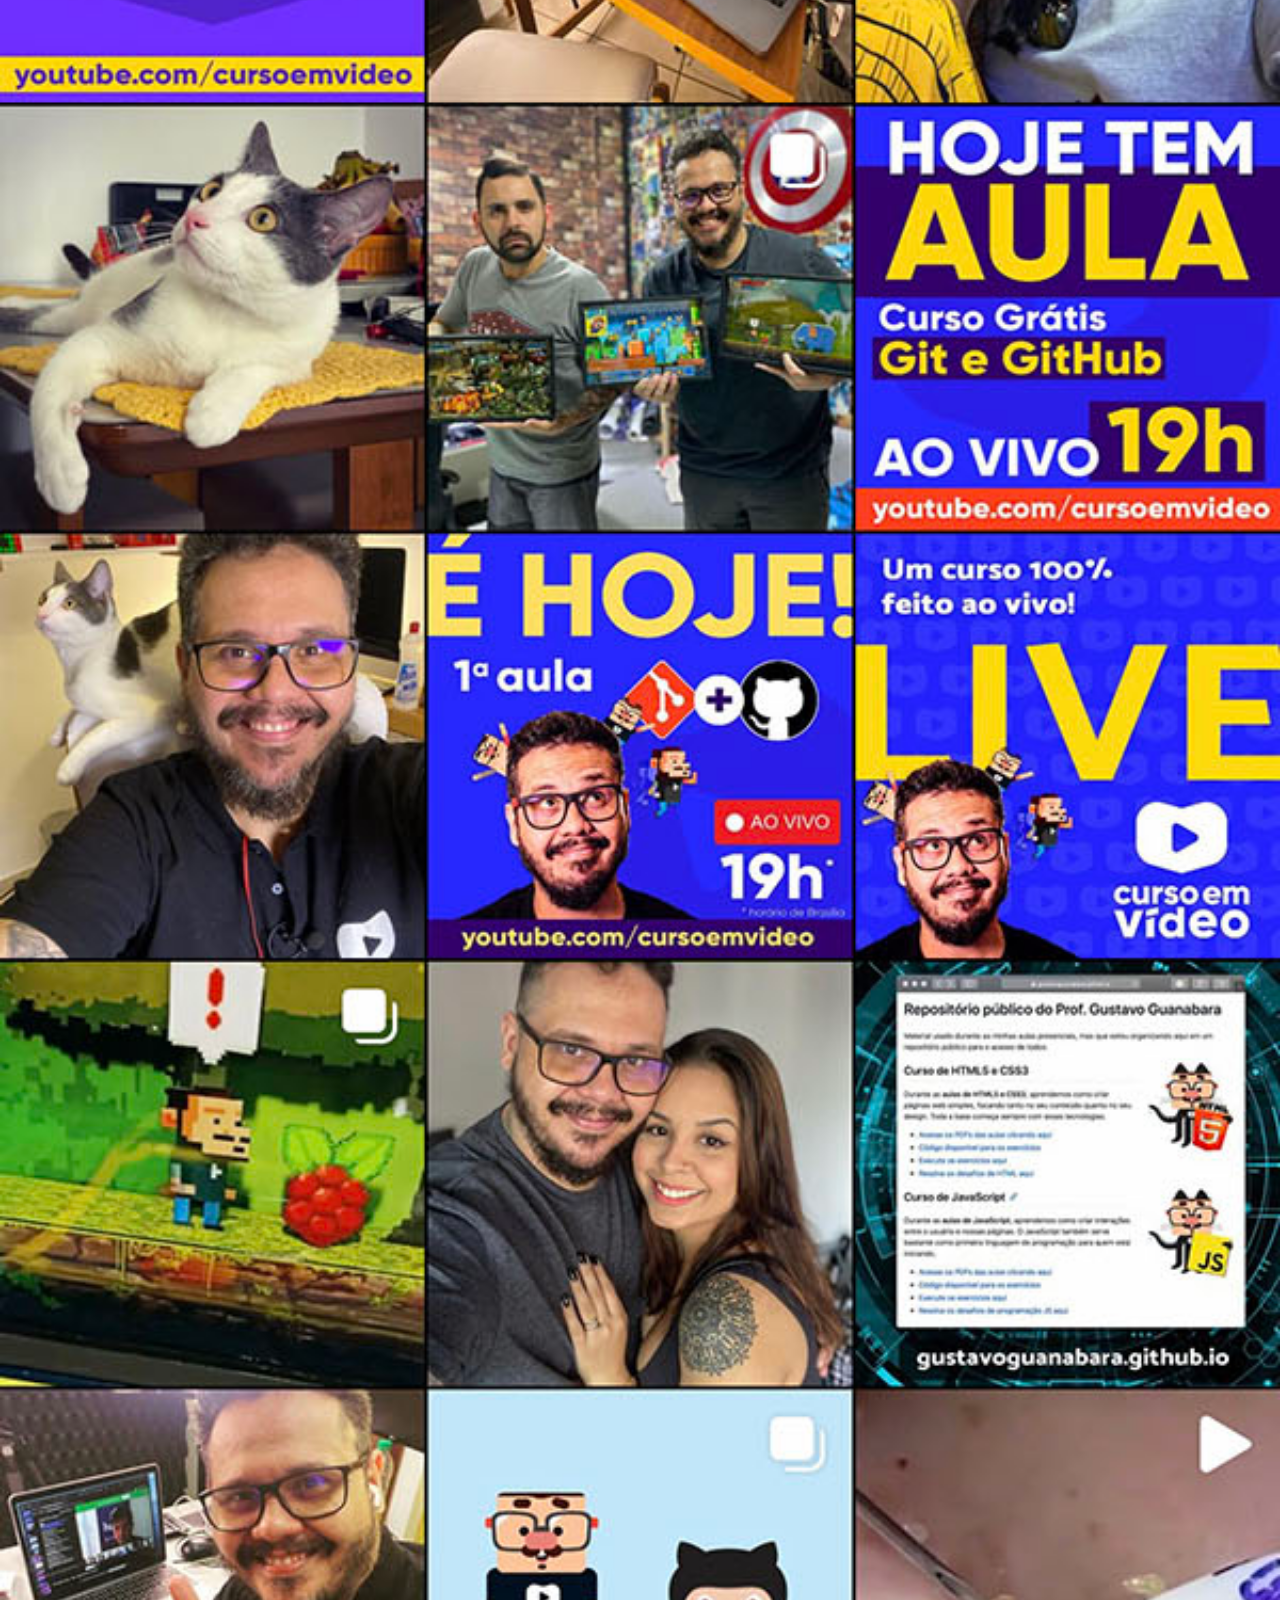
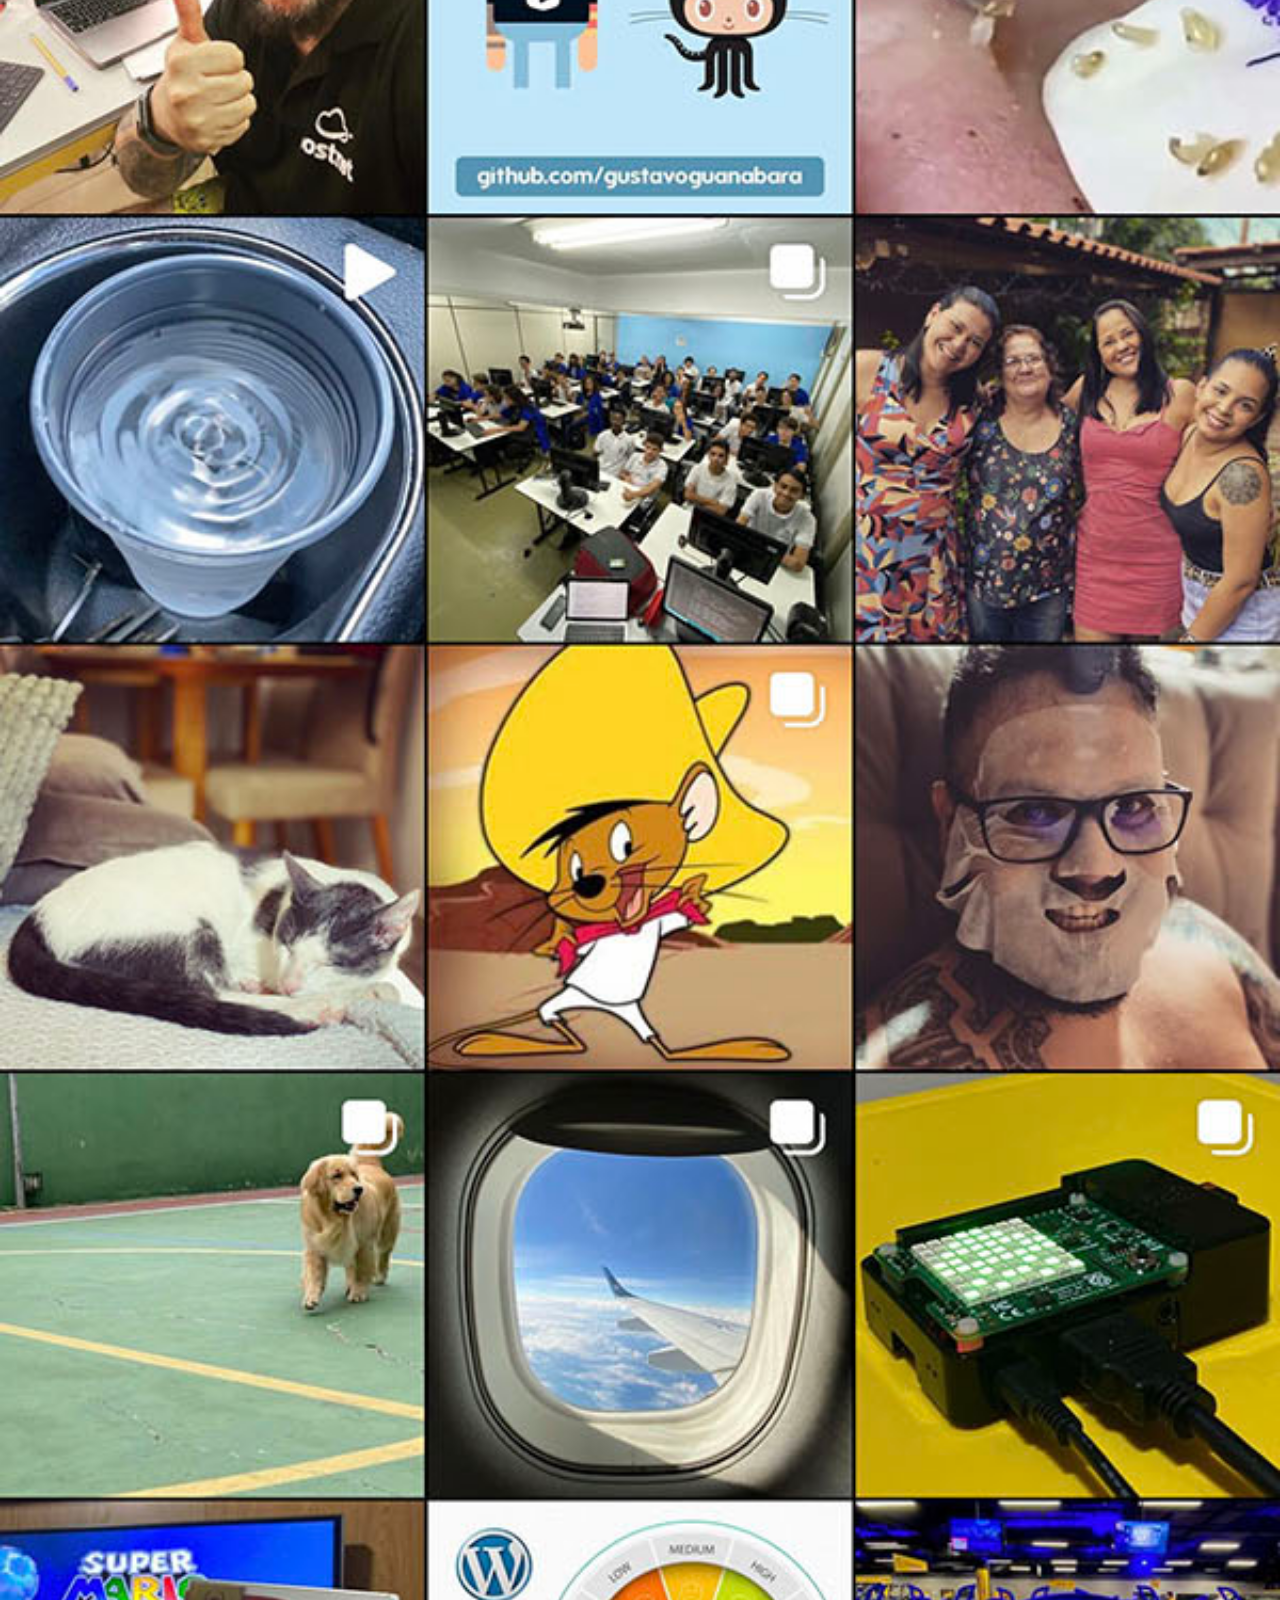
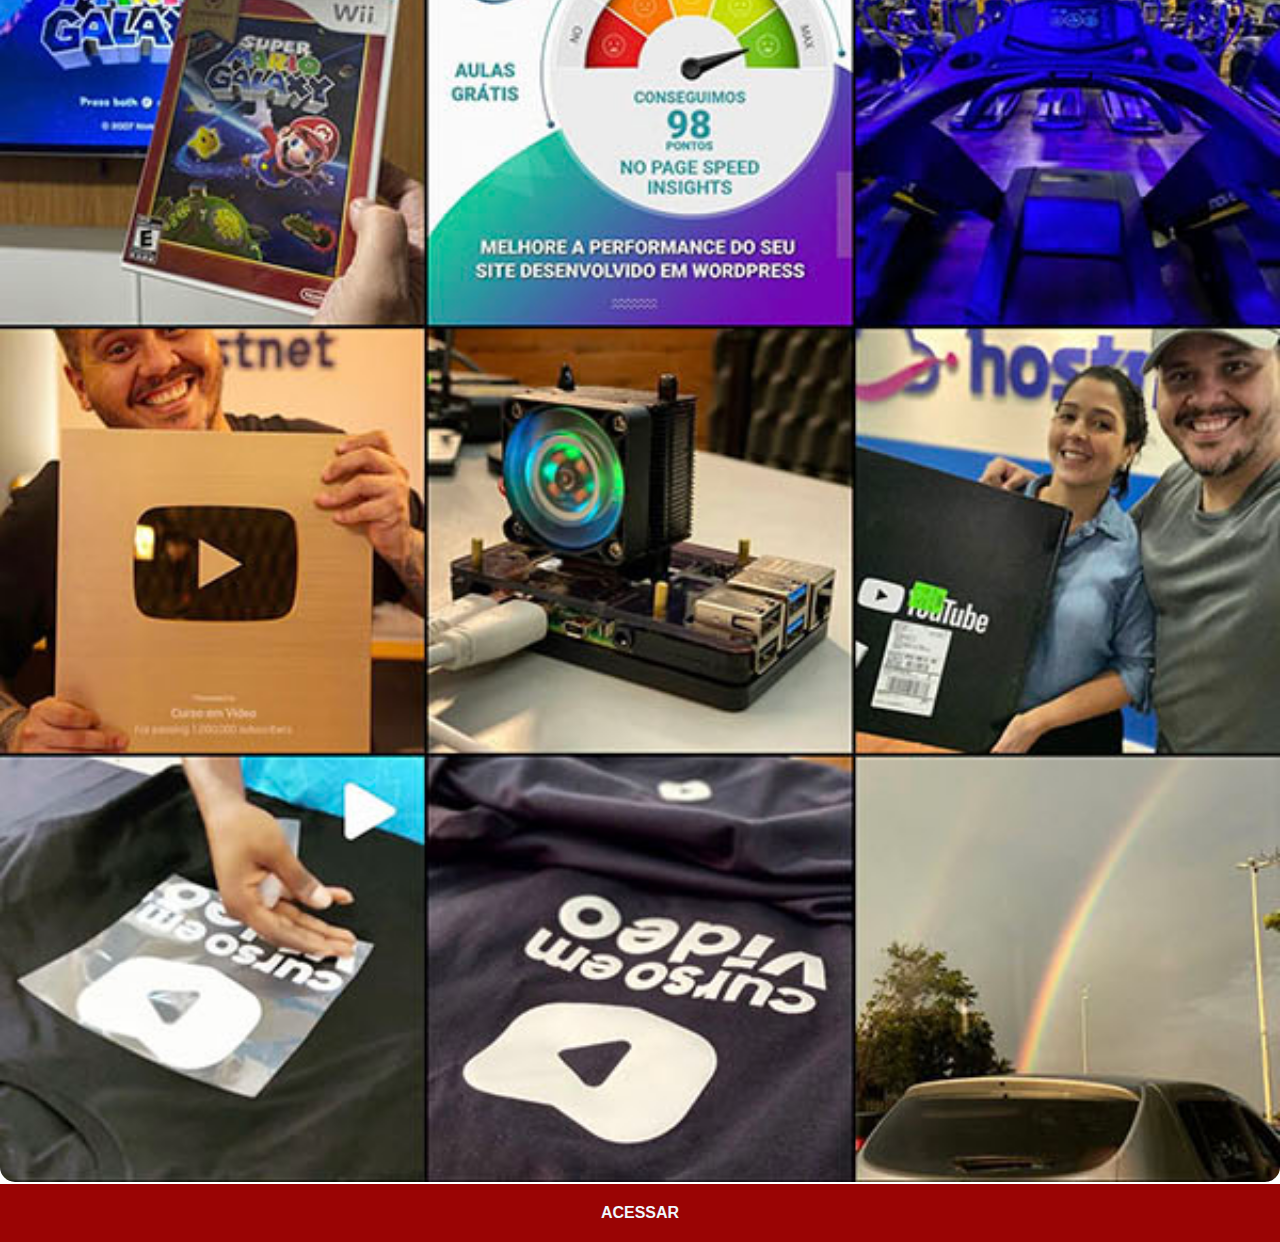
<file: instagram.html>
<!DOCTYPE html>
<html lang="pt-br">
<head>
    <meta charset="UTF-8">
    <meta http-equiv="X-UA-Compatible" content="IE=edge">
    <meta name="viewport" content="width=device-width, initial-scale=1.0">
    <link rel="stylesheet" href="styles/social.css">
    <title>Instagram</title>
</head>
<body>
    <img src="imagens/tela-instagram.jpg" alt="Instagram">
    <a href="https://www.instagram.com/gustavoguanabara/" target="_blank">ACESSAR</a>
</body>
</html>
</file>
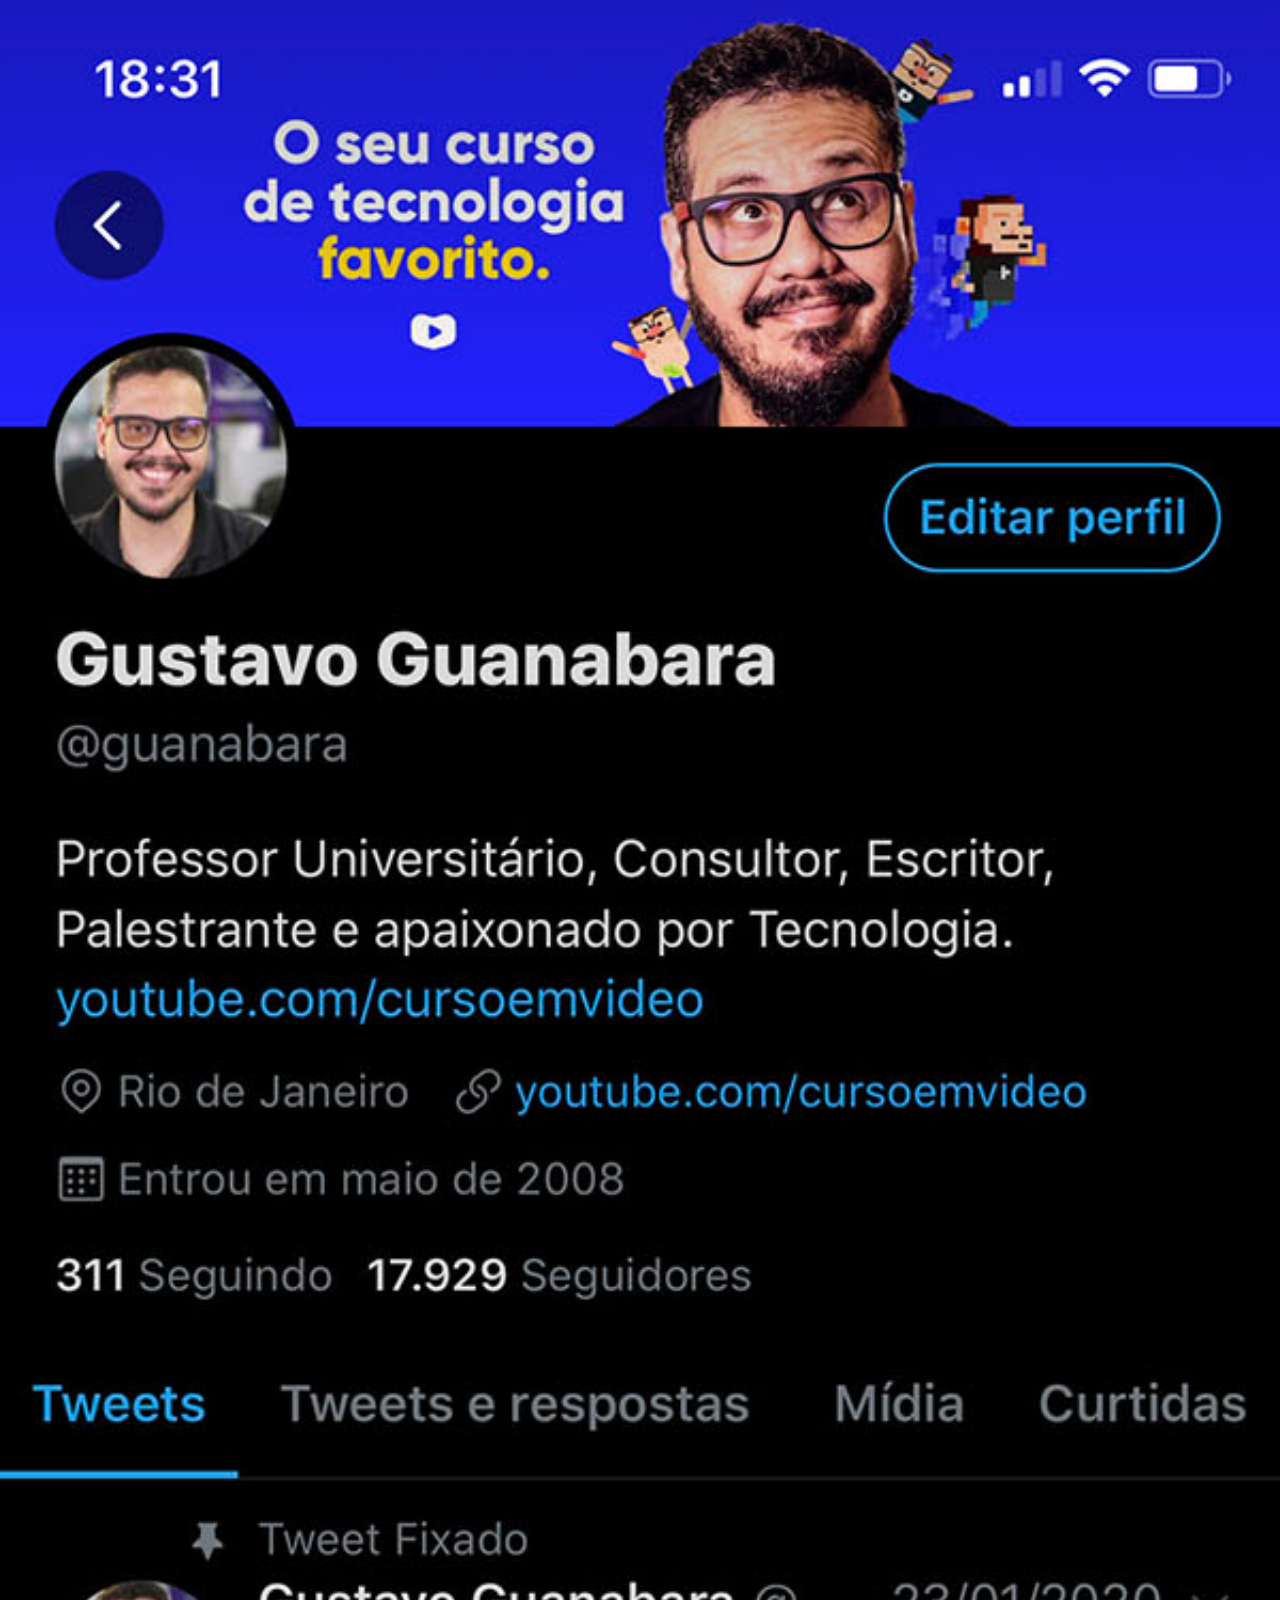
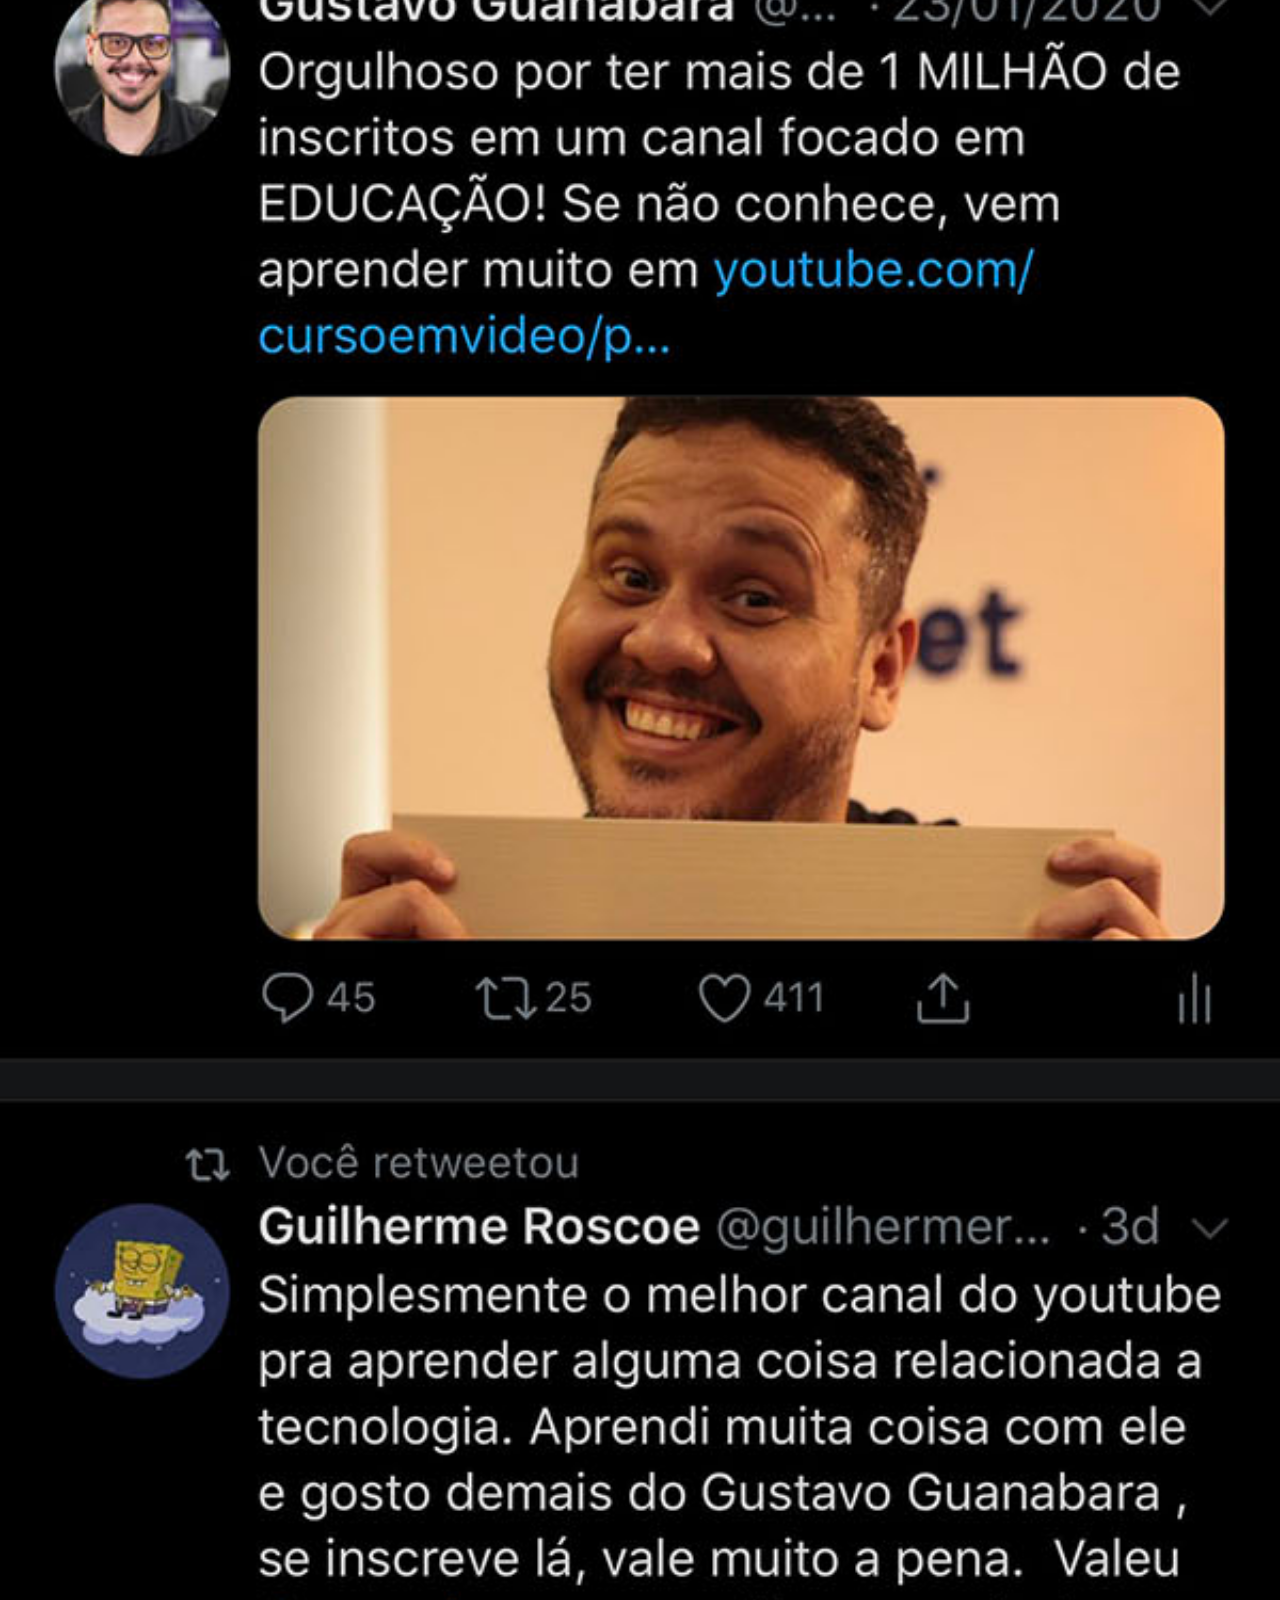
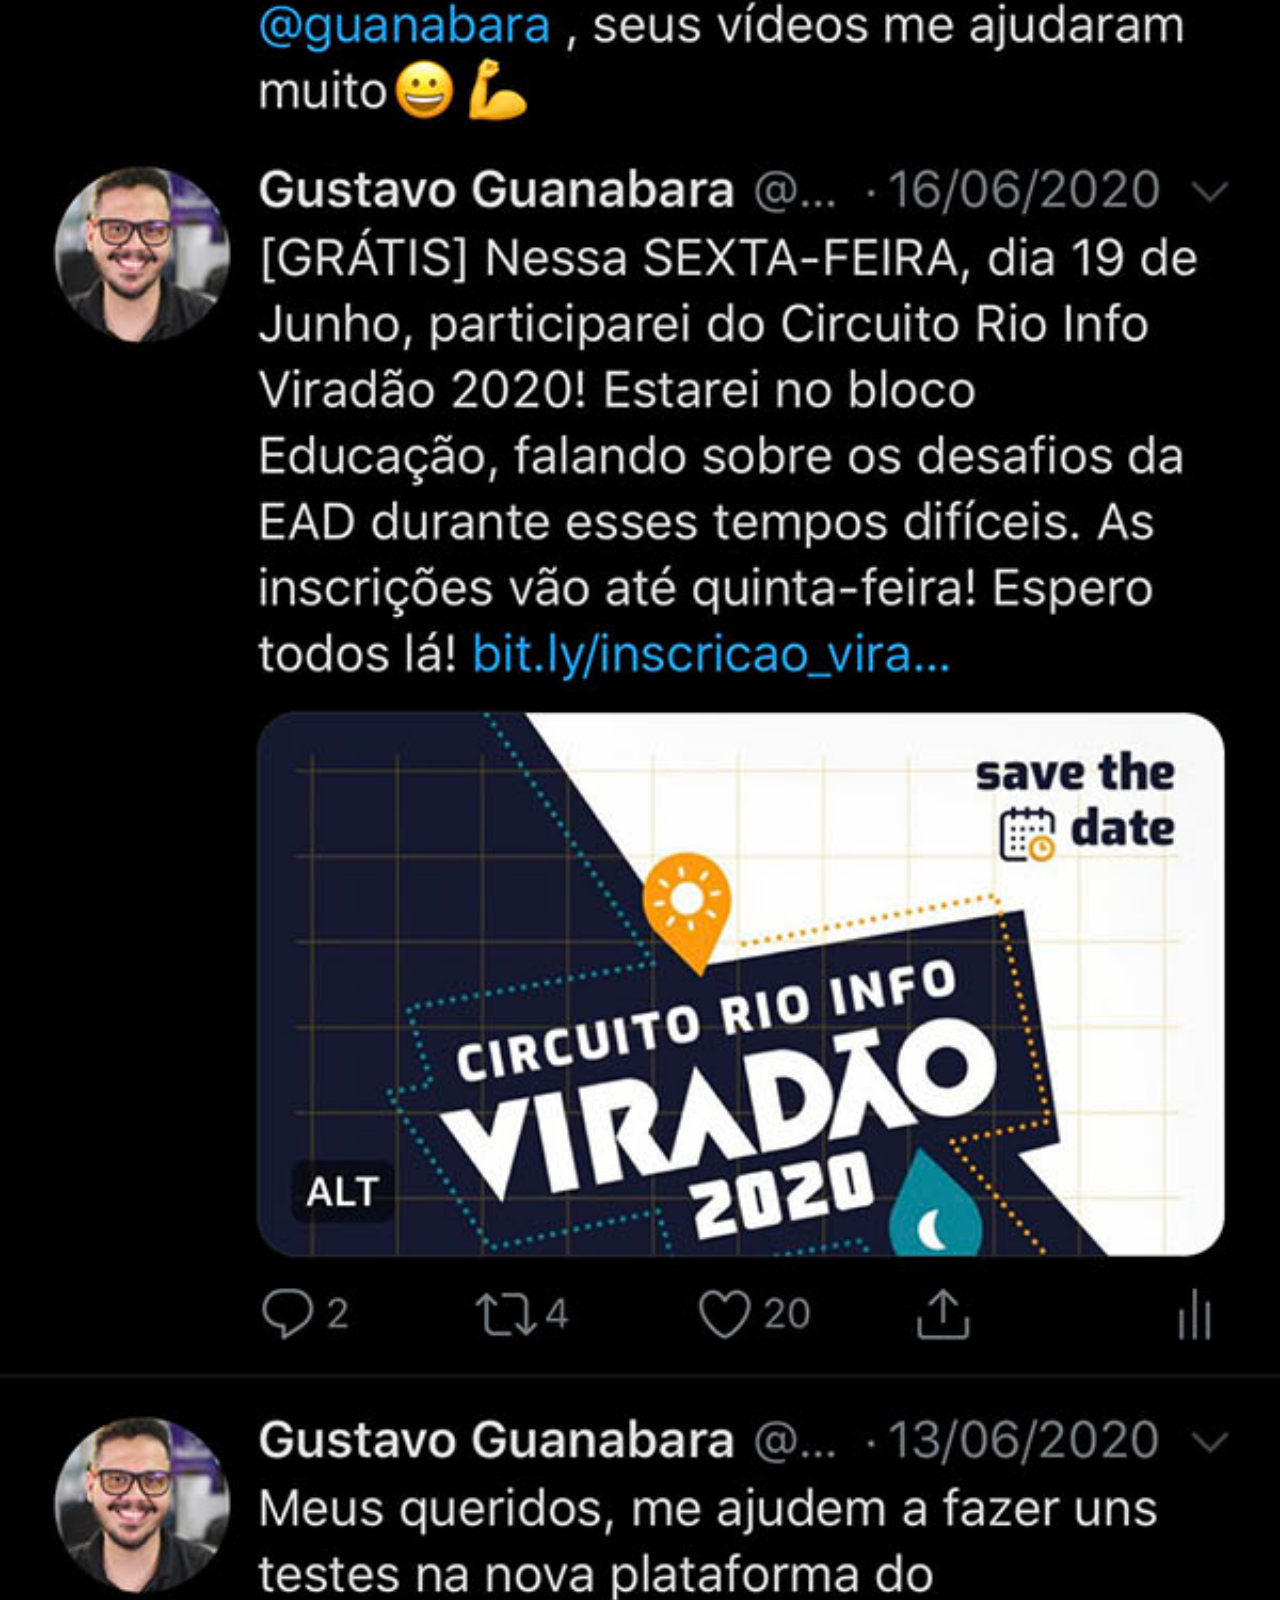
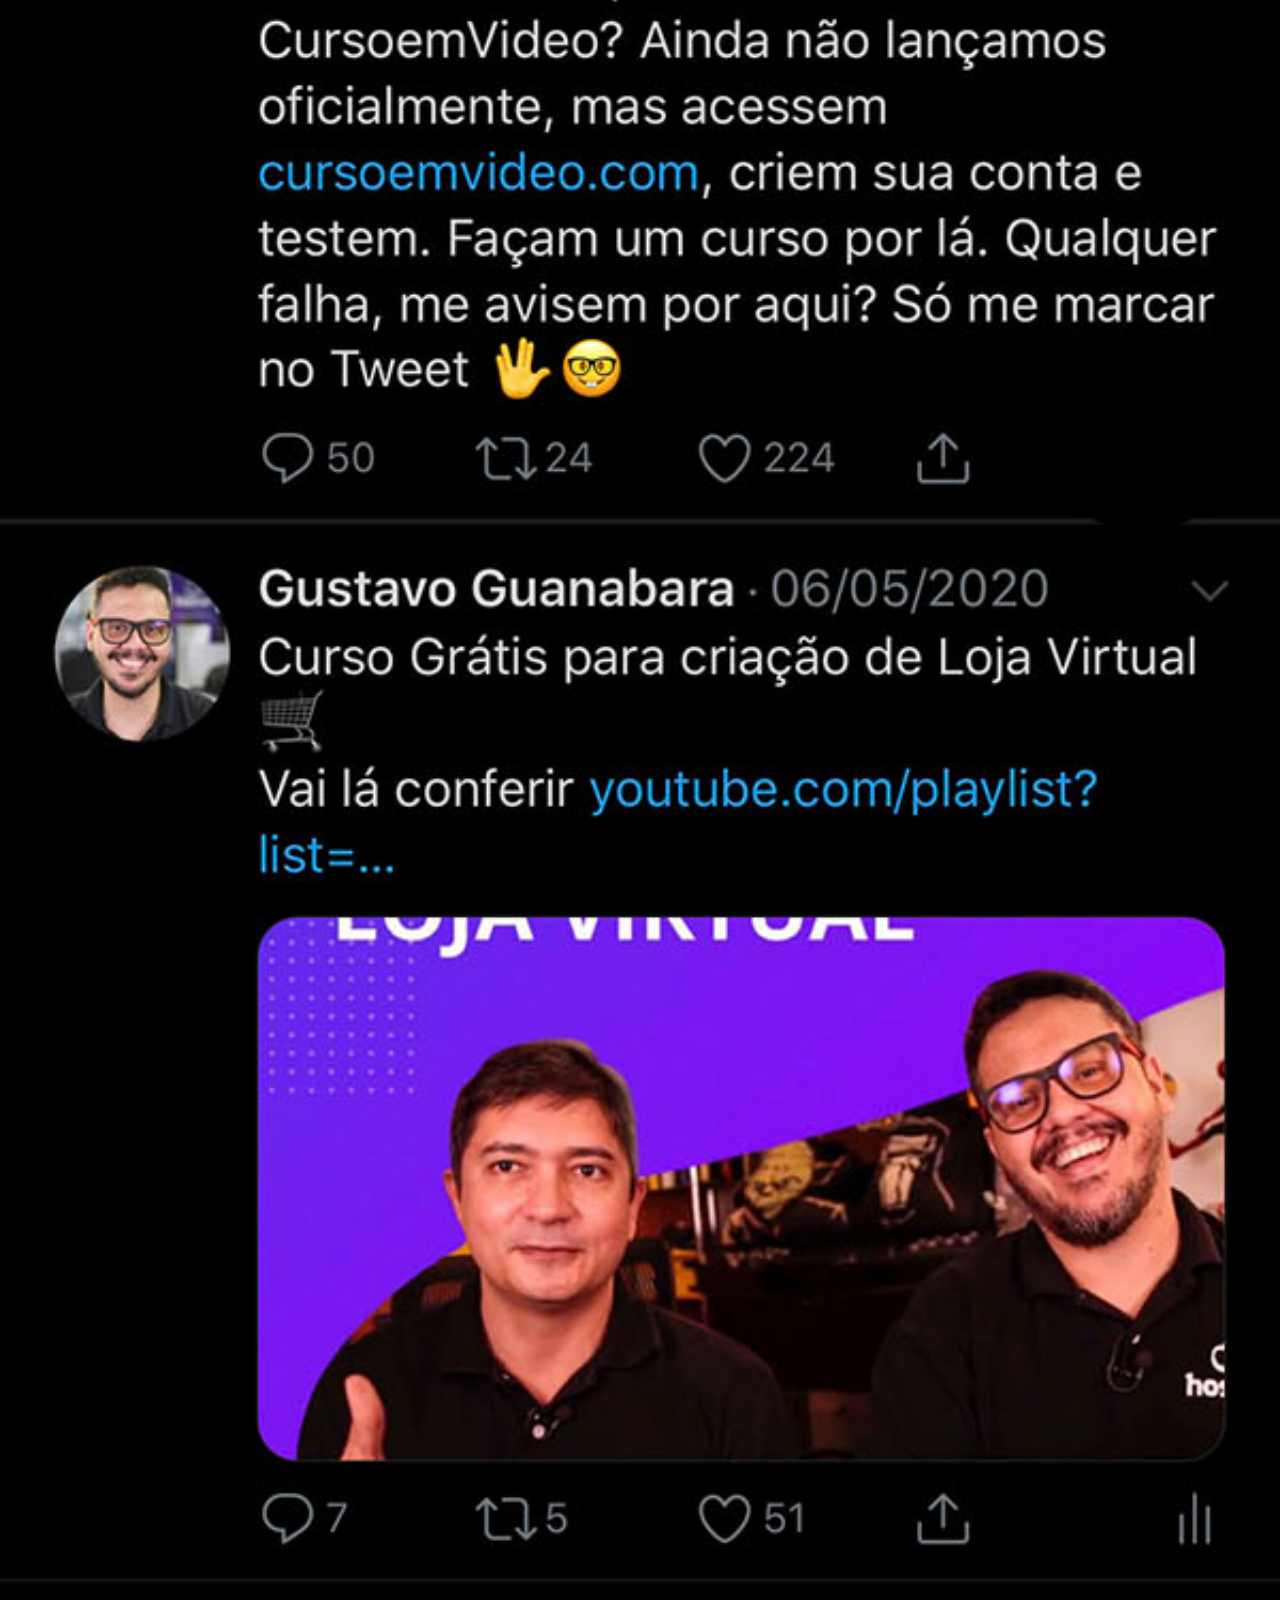
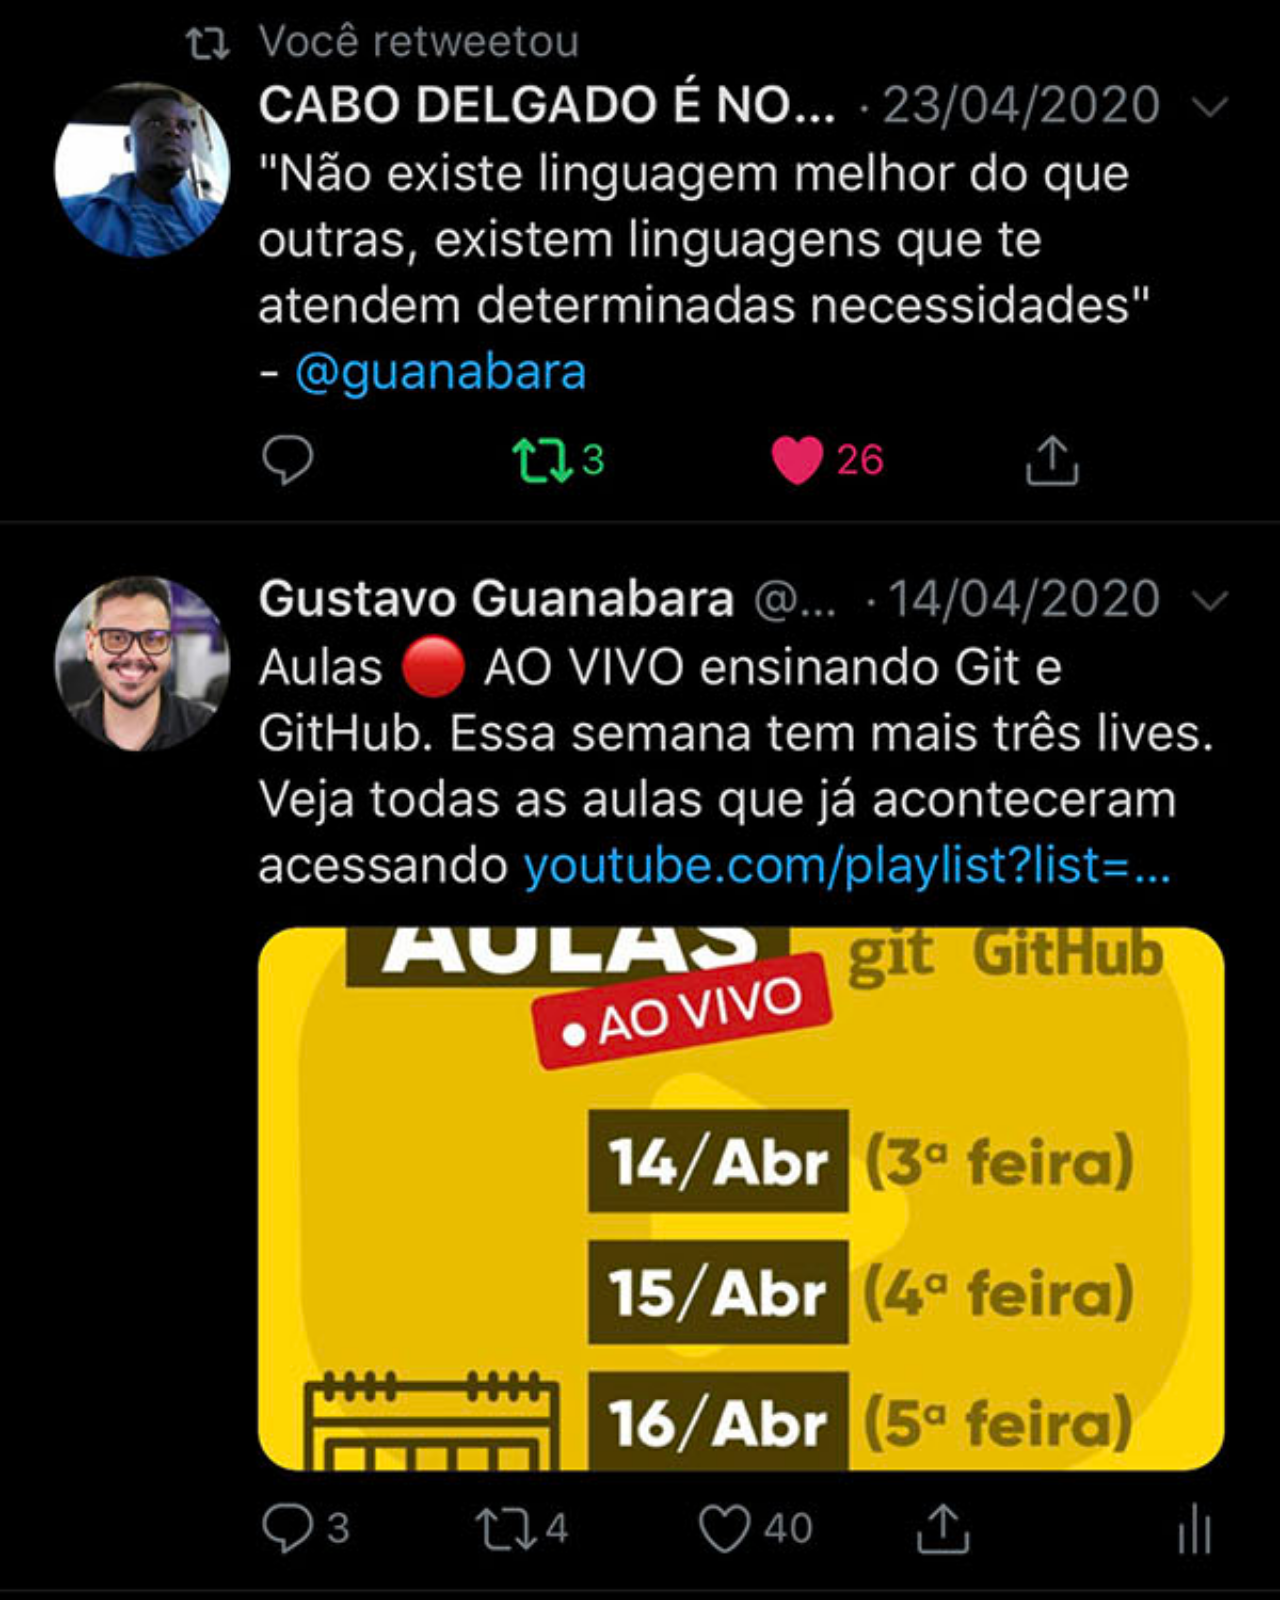
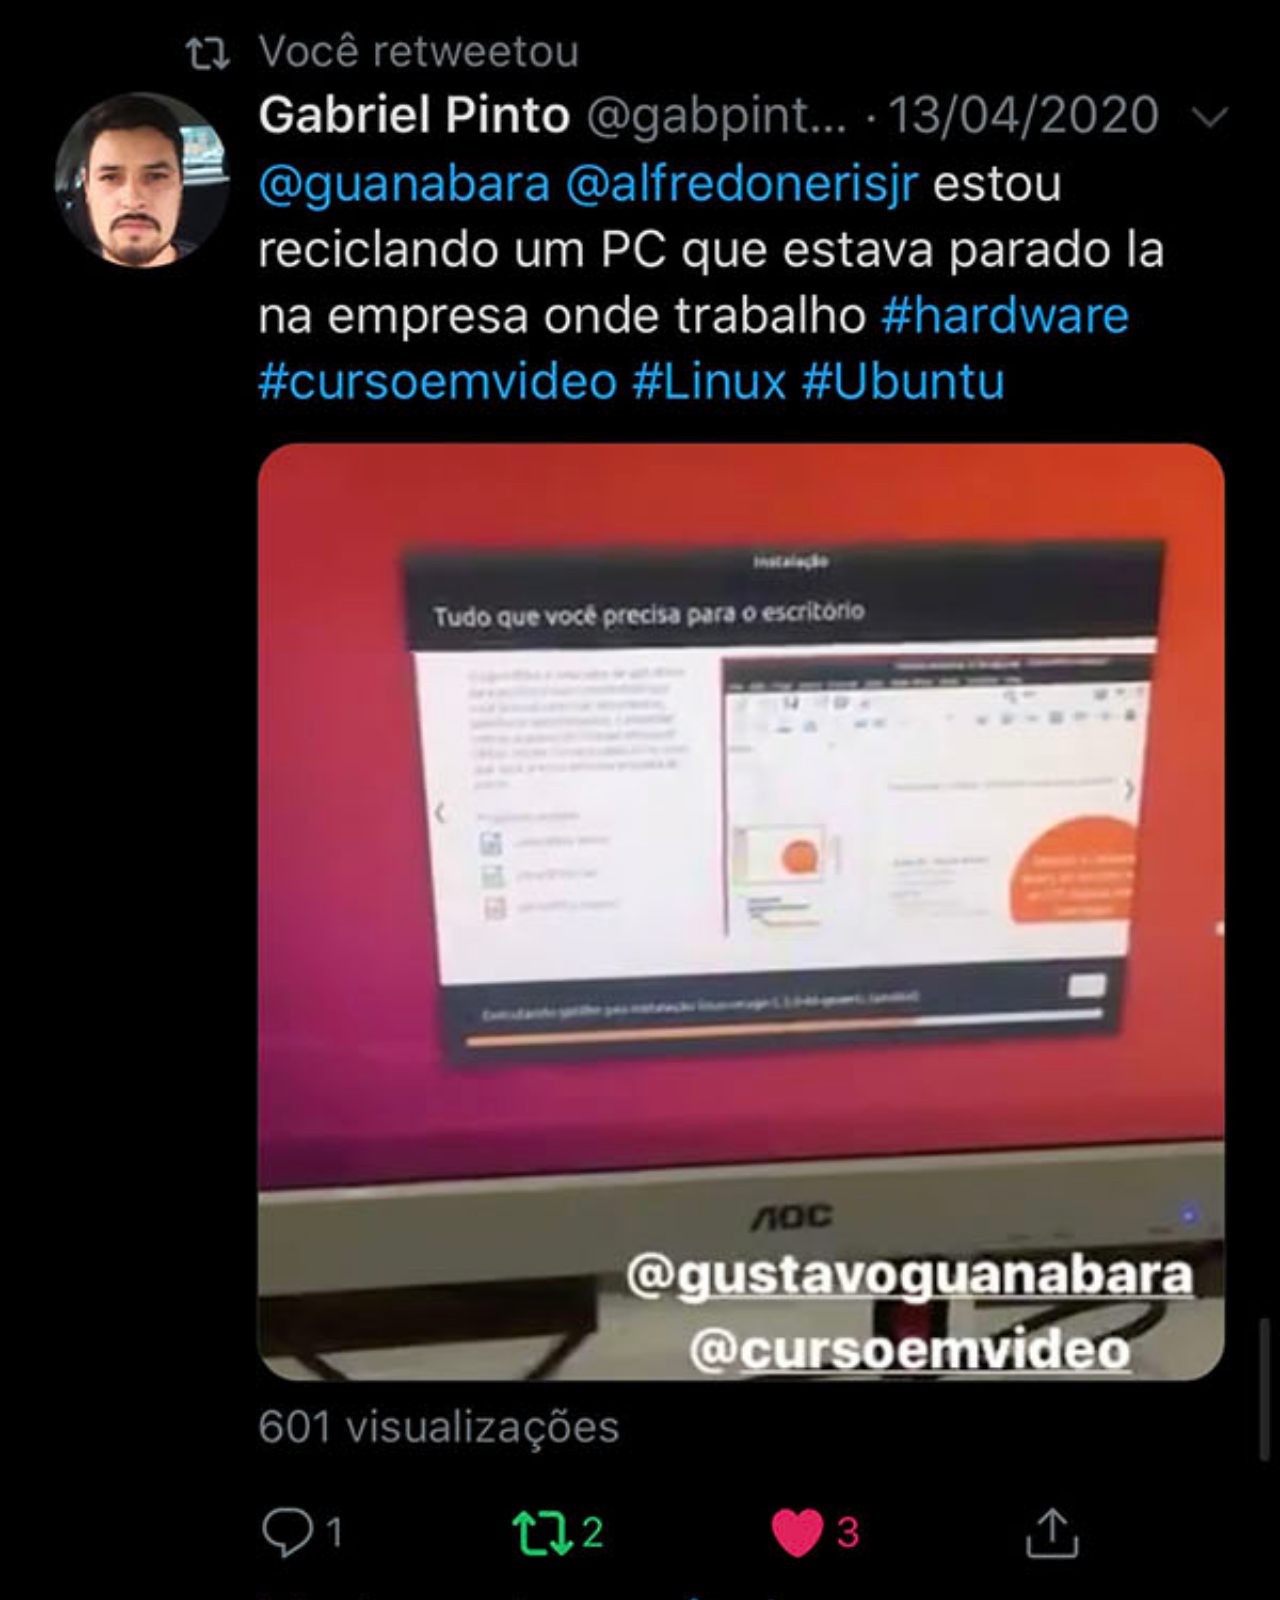
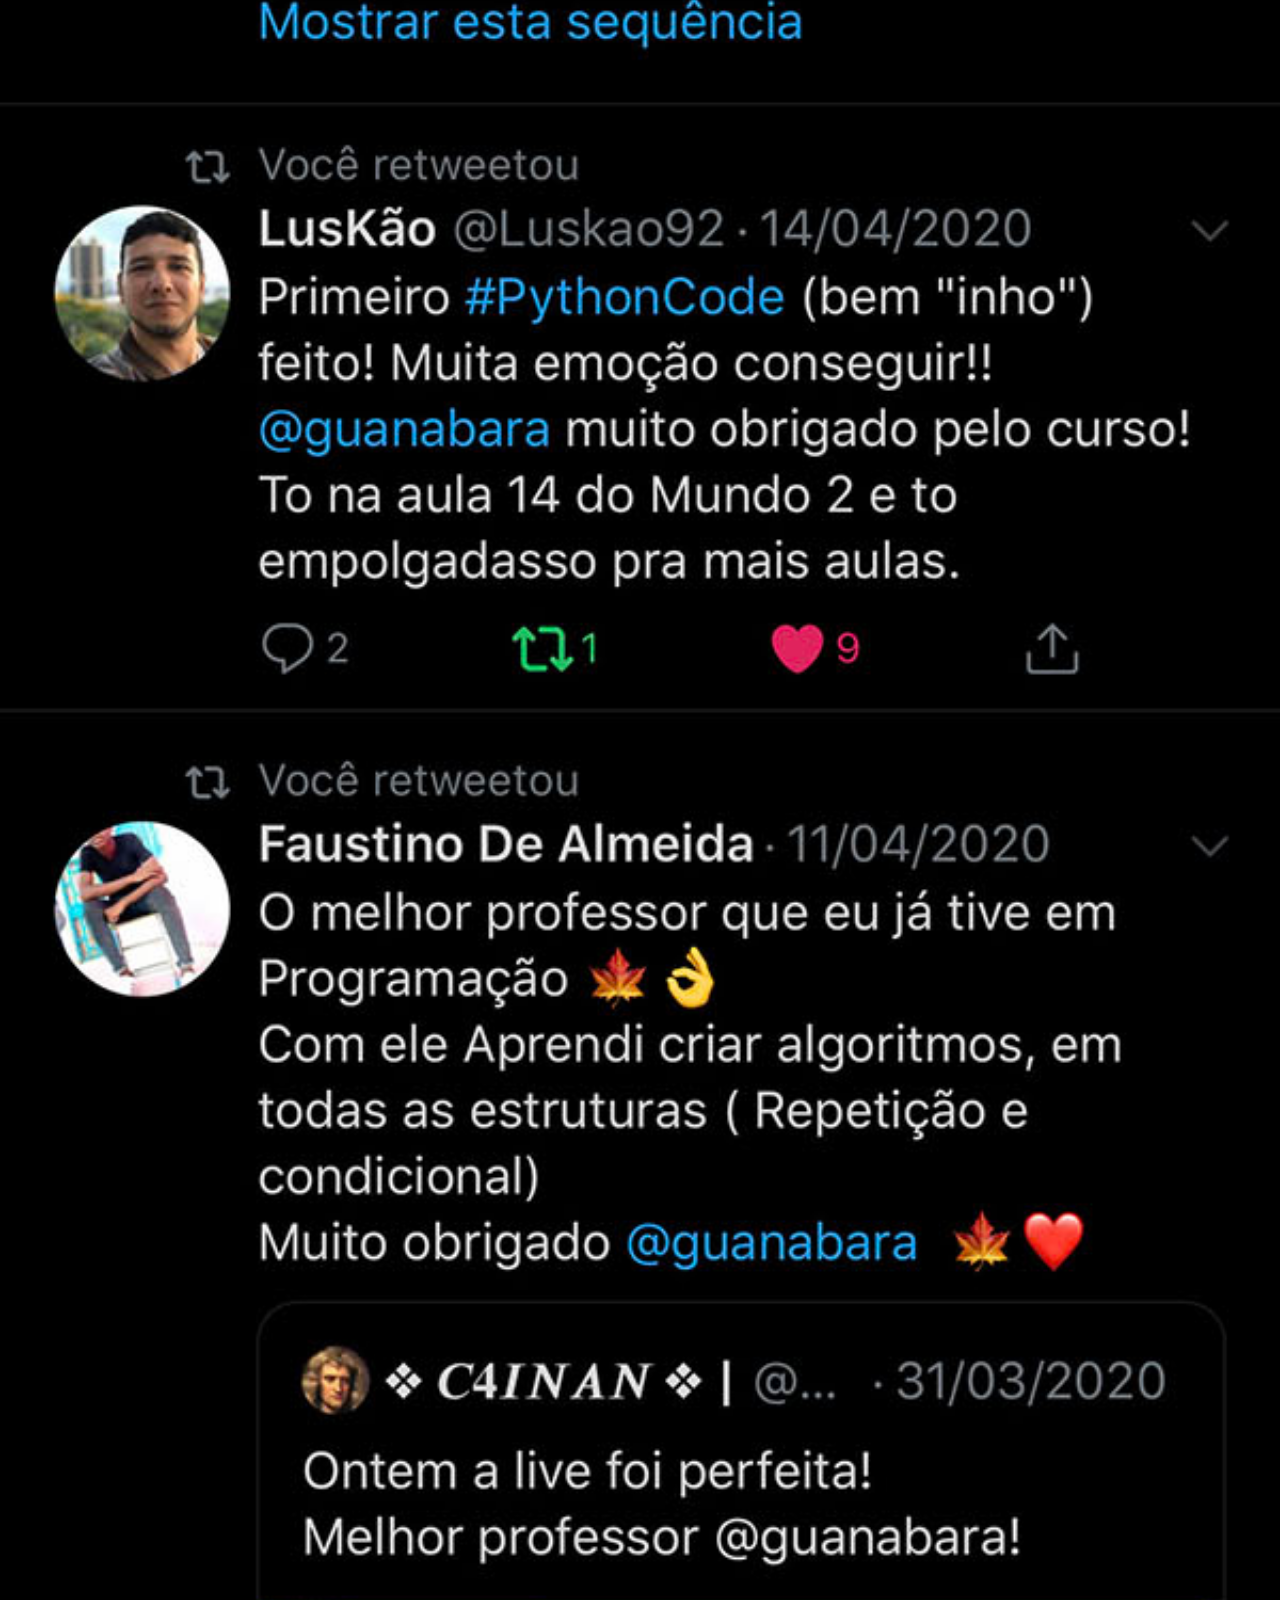
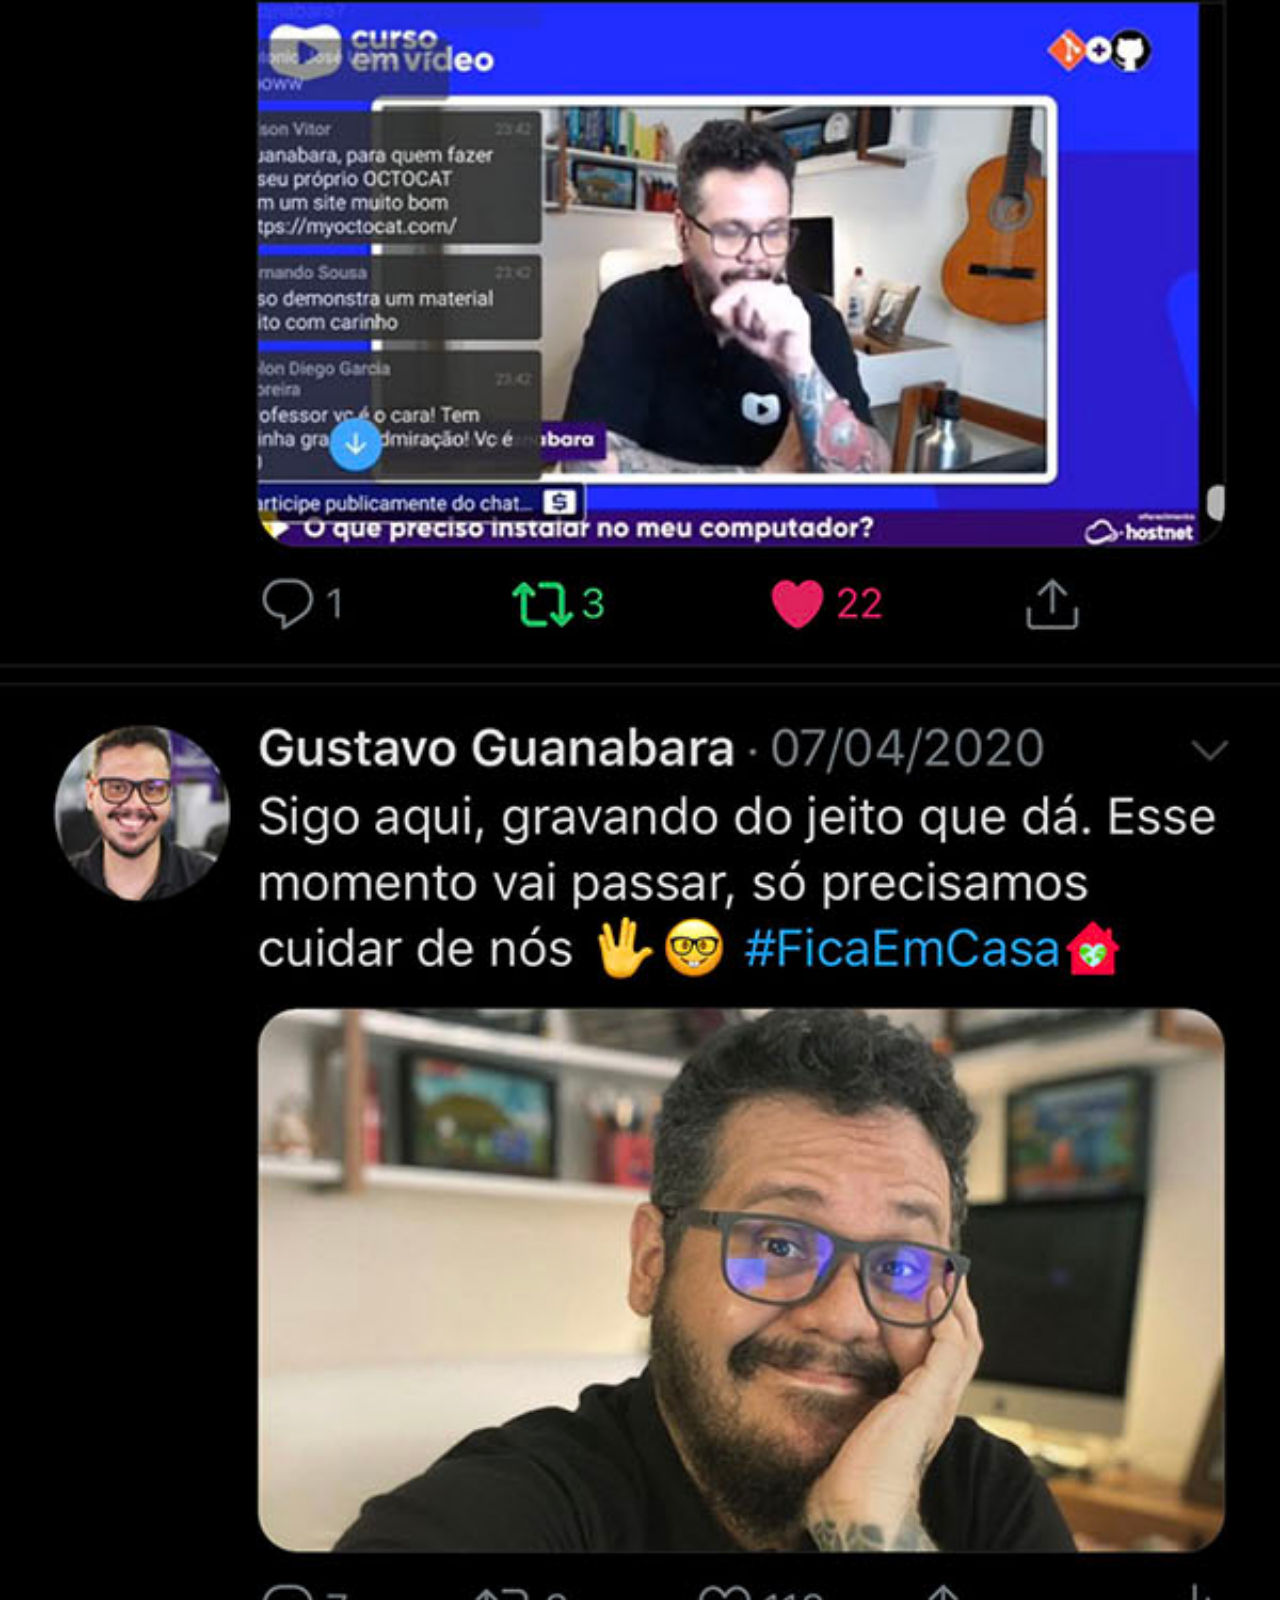
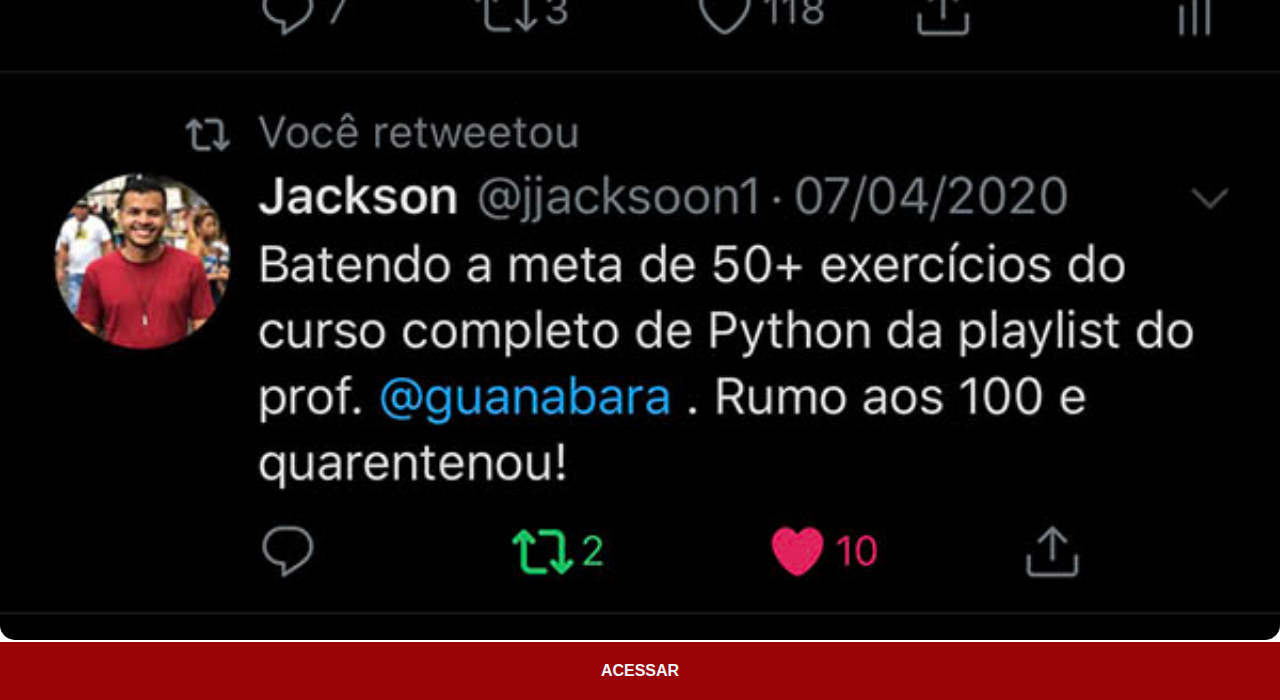
<file: twitter.html>
<!DOCTYPE html>
<html lang="pt-br">
<head>
    <meta charset="UTF-8">
    <meta http-equiv="X-UA-Compatible" content="IE=edge">
    <meta name="viewport" content="width=device-width, initial-scale=1.0">
    <link rel="stylesheet" href="styles/social.css">
    <title>Twitter</title>
</head>
<body>
    <img src="imagens/tela-twitter.jpg" alt="Twitter">
    <a href="https://twitter.com/guanabara" target="_blank">ACESSAR</a>
</body>
</html>
</file>
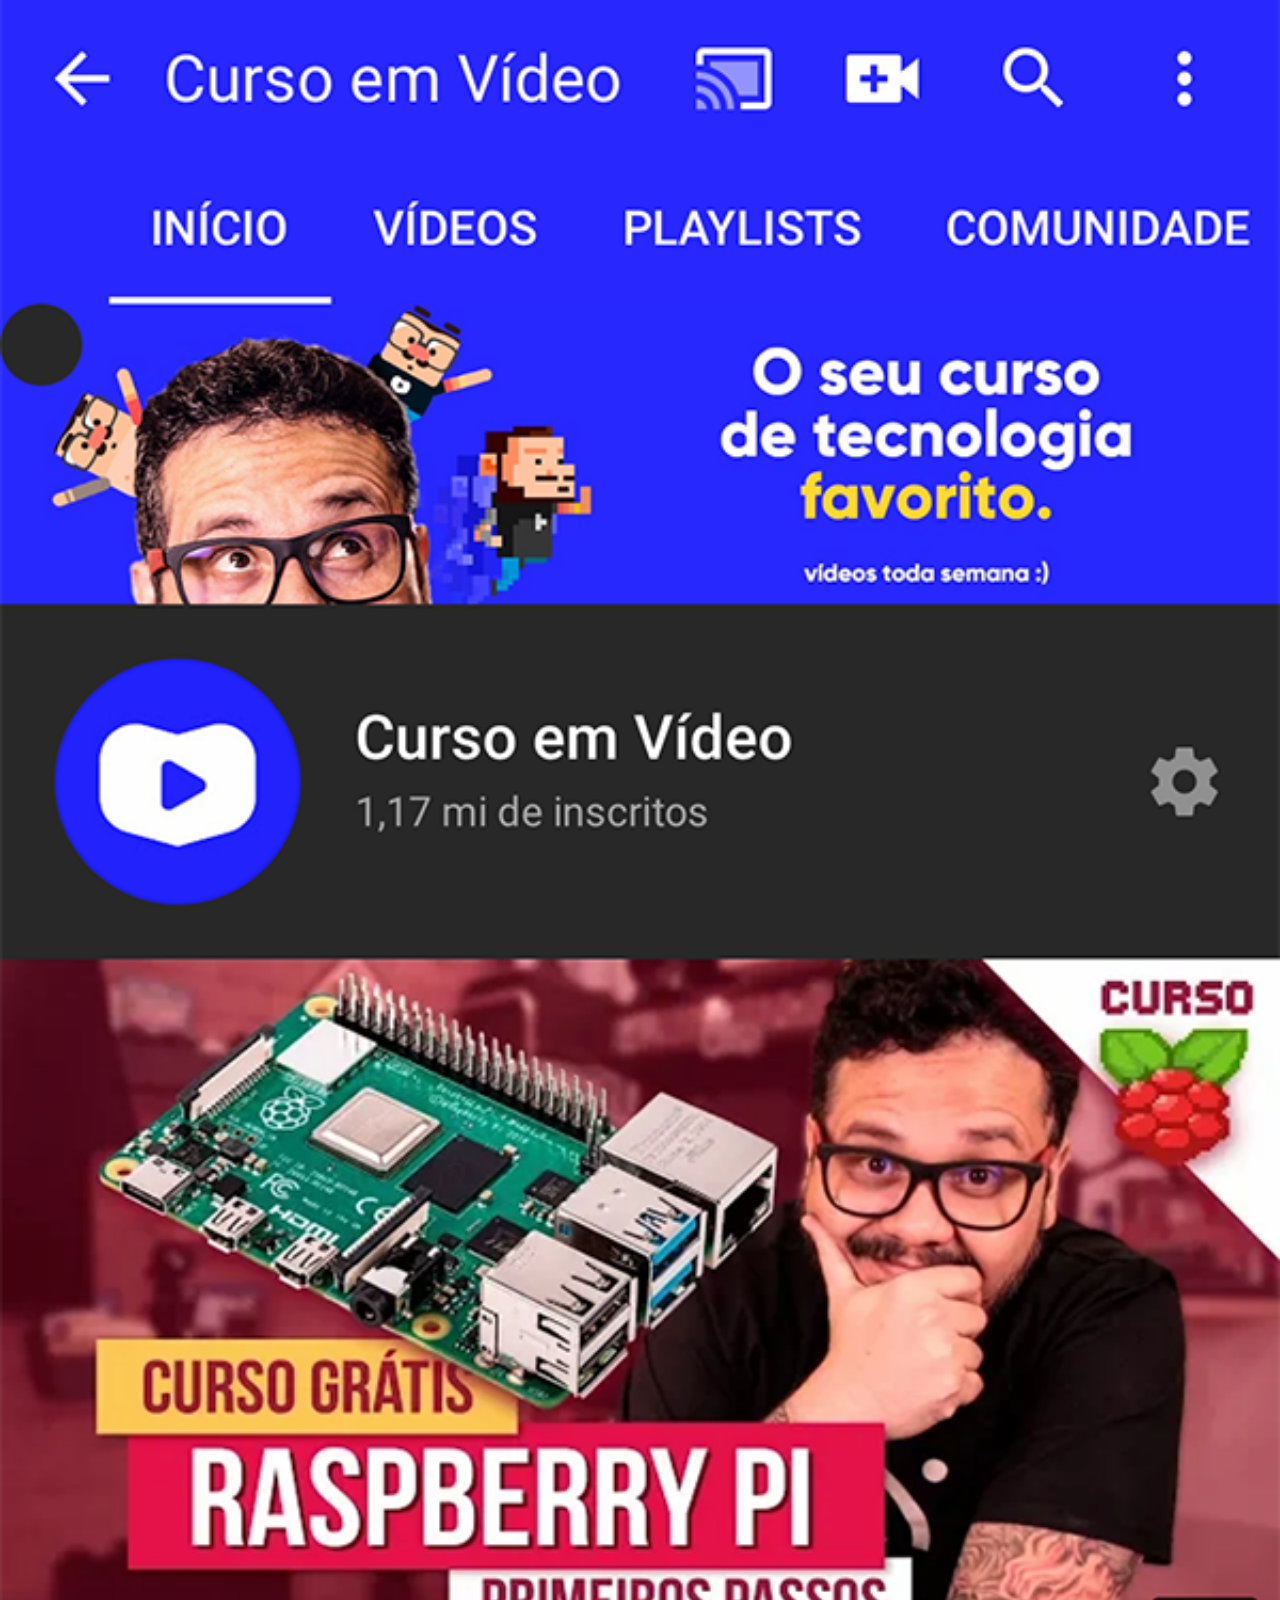
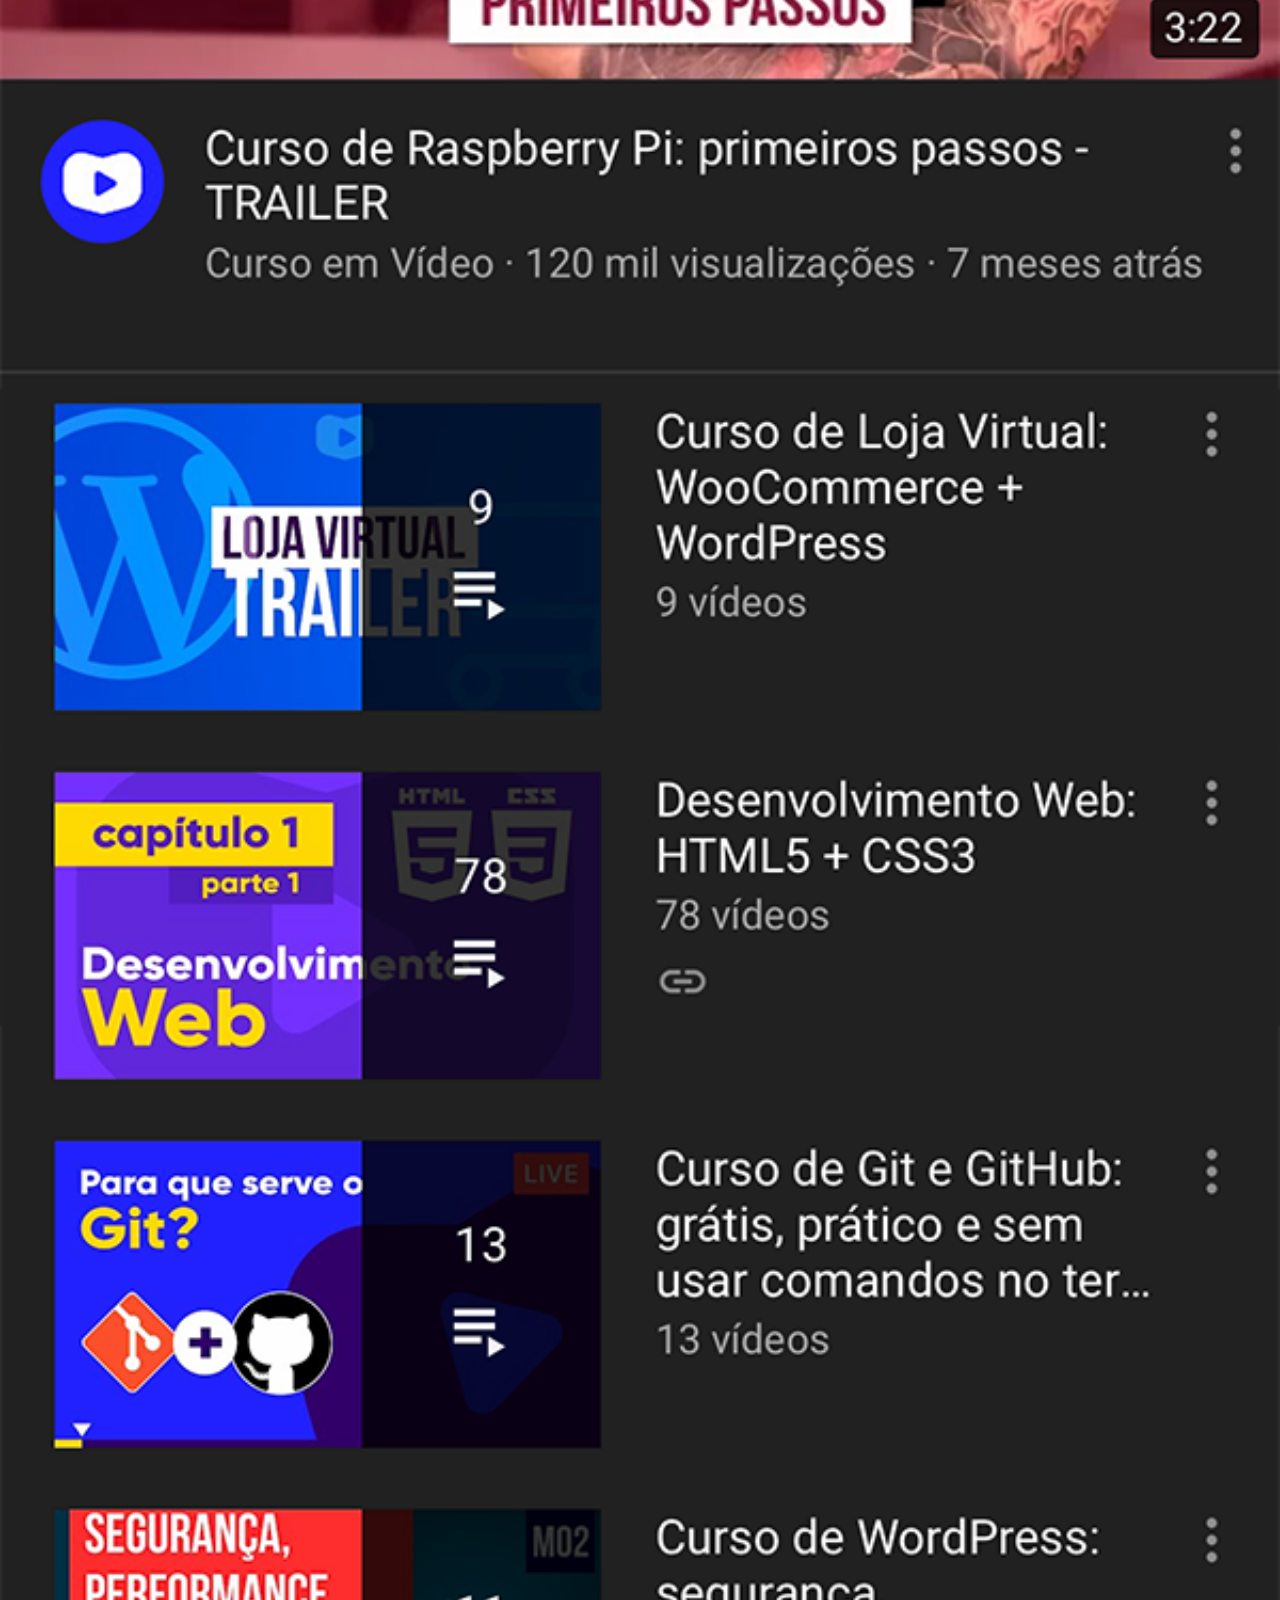
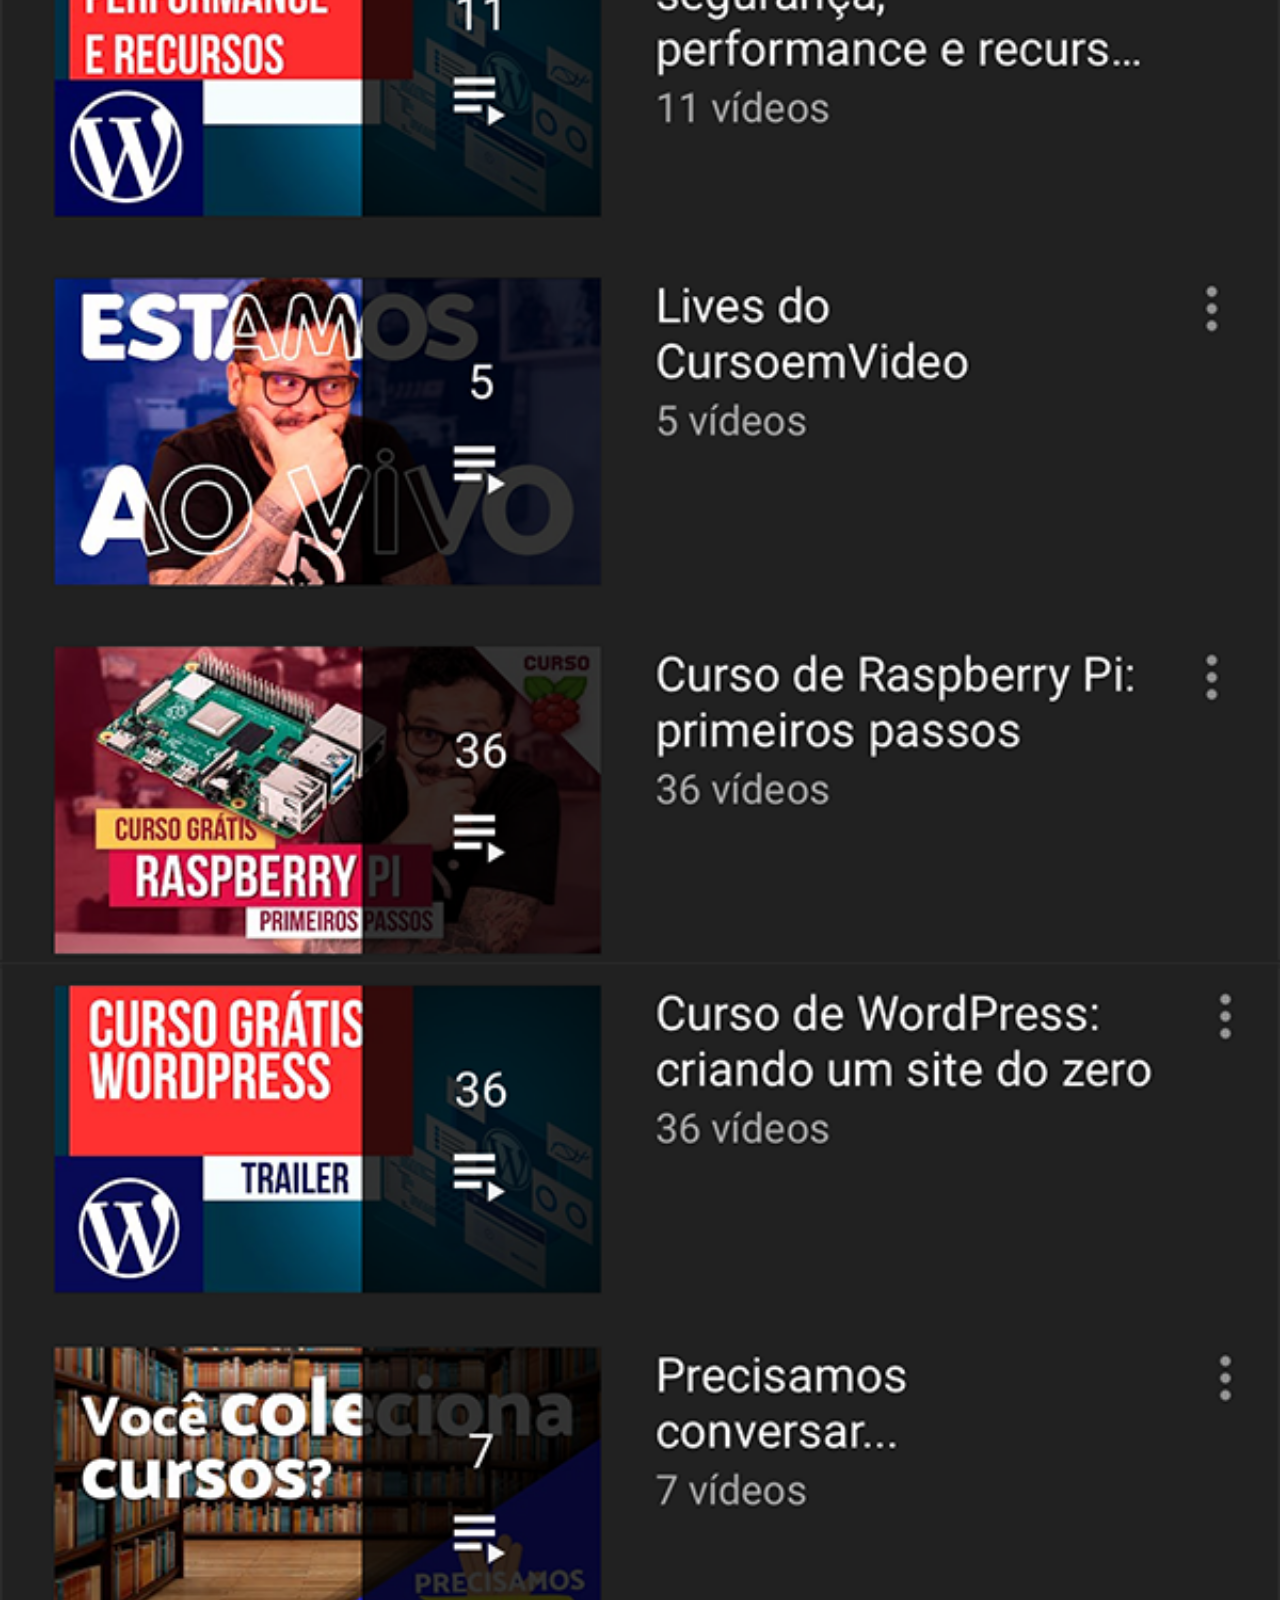
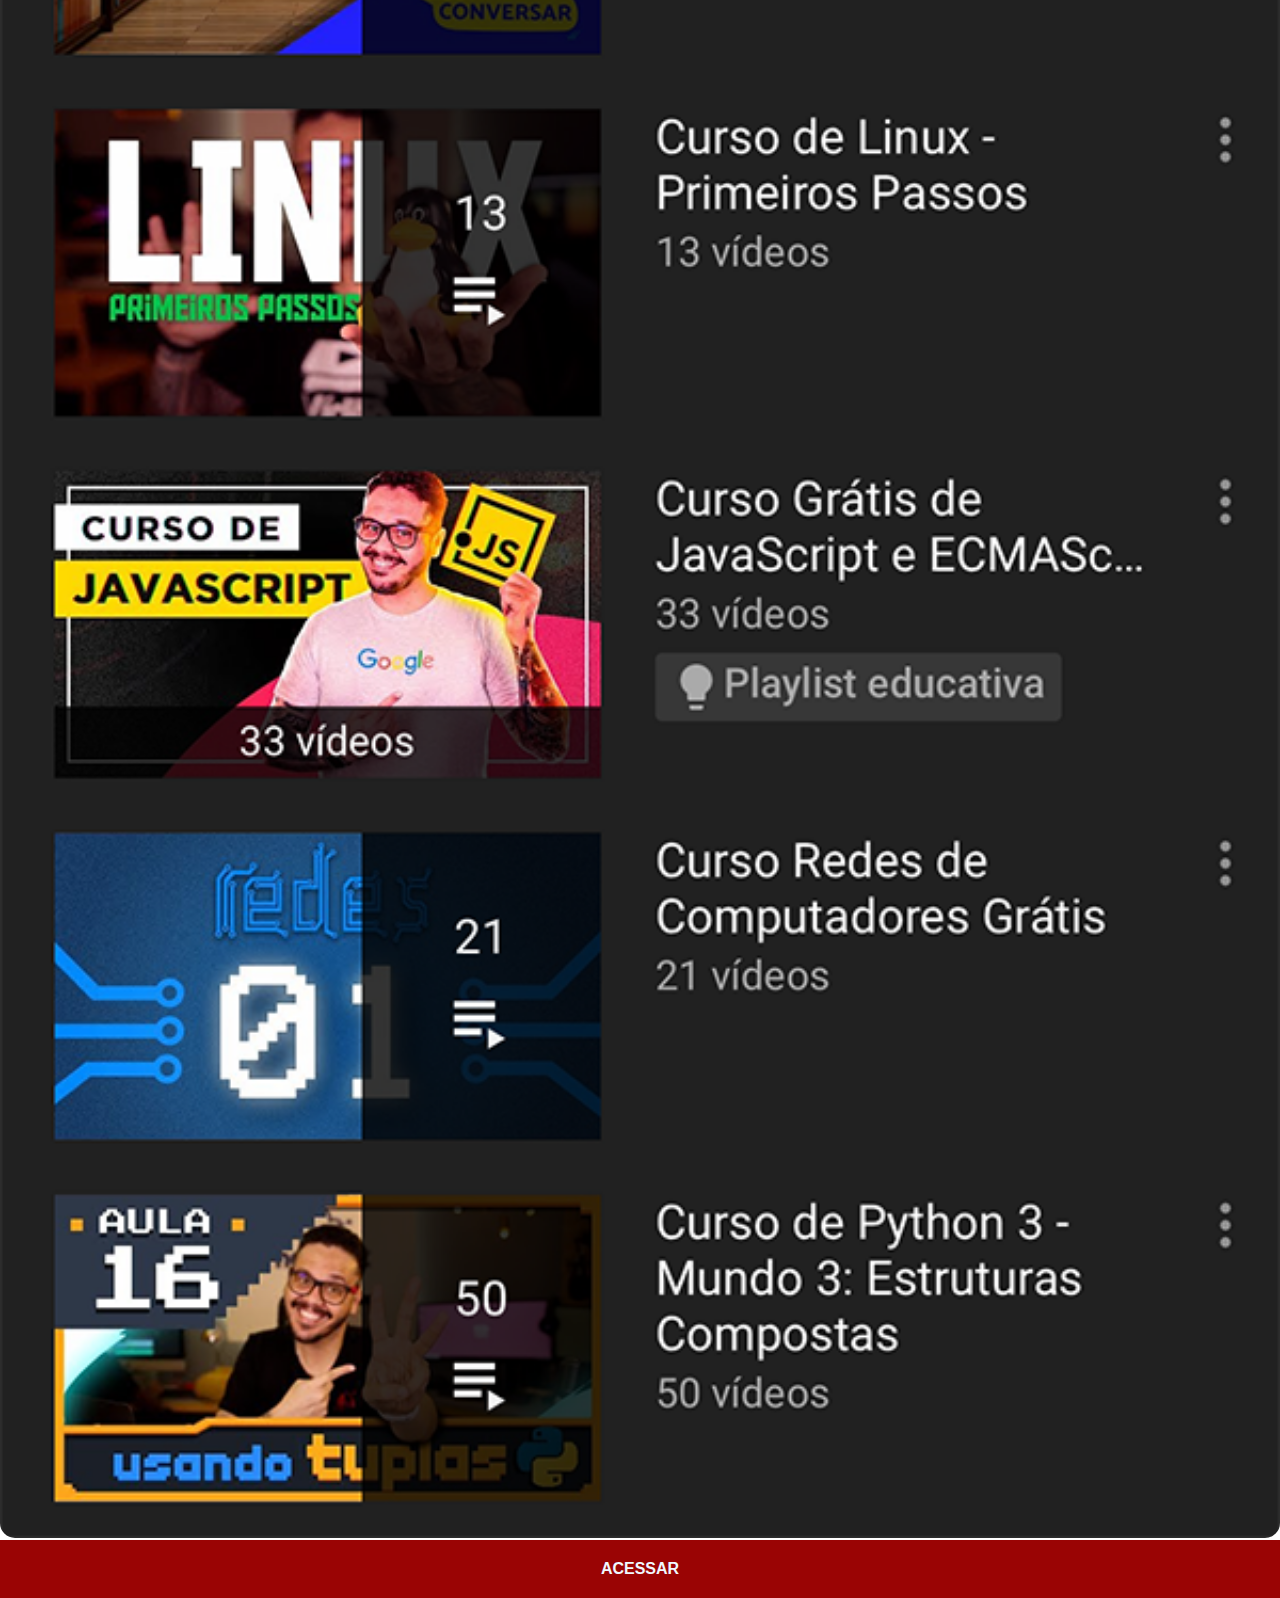
<file: youtube.html>
<!DOCTYPE html>
<html lang="pt-br">
<head>
    <meta charset="UTF-8">
    <meta http-equiv="X-UA-Compatible" content="IE=edge">
    <meta name="viewport" content="width=device-width, initial-scale=1.0">
    <link rel="stylesheet" href="styles/social.css">
    <title>Youtube</title>
</head>
<body>
    <img src="imagens/tela-youtube.png" alt="Youtube">
    <a href="https://www.youtube.com/channel/UCrWvhVmt0Qac3HgsjQK62FQ" target="_blank">ACESSAR</a>
</body>
</html>
</file>
<file: styles/style.css>
@charset "UTF-8";

* {
    margin: 0px;
    padding: 0px;
    font-family: Arial, Helvetica, sans-serif;
}

html, body {
    height: 100vh;
    width: 100vw;
    background-color: black;
}

body {
    background: url('../imagens/fundo-madeira.jpg') no-repeat top center;
    background-size: cover;
    background-attachment: fixed;
}

main {
    position: relative;
    height: 100vh;
}

section#telefone {
    position: absolute;
    top: 50%;
    left: 50%;
    transform: translate( -50%, -50%);

    height: 627px;
    width: 311px;
    background: url('../imagens/frame-iphone.png') no-repeat;
}

iframe#tela {
    position: relative;
    top: 81.5px;
    left: 23px;
    width: 265px;
    height: 469px;
}

section#redes-sociais {
    text-align: right;
}

section#redes-sociais img {
    width: 60px;
    border-radius: 100%;
    margin: 7px;
    box-shadow: 2px 2px 2px rgba(0, 0, 0, 0.493);
    box-sizing: border-box;
}

section#redes-sociais img:hover {
    border: solid 2px rgba(255, 255, 255, 0.595);
    transform: translate(-12px);
    box-shadow: 5px 5px 10px rgba(0, 0, 0, 0.587);

    transition: transform 0.5s, border 0.4s;
}
</file>
<file: styles/social.css>
@charset "UTF-8";

* {
    margin: 0px;
    padding: 0px;
}
 
::-webkit-scrollbar {
    width: 0px;
    height: 0px;
}

body {
    font-family: Arial, Helvetica, sans-serif;
}

img {
    width: 100vw;
    border-radius: 0px 0px 15px 15px;
}

a {
    display: block;
    background-color: rgb(154, 4, 4);
    margin-top: -2px;
    padding: 20px;
    text-align: center;
    text-decoration: none;
    font-weight: bold;
    color: aliceblue;
}

a:hover {
    text-decoration: ;
    background-color: rgb(199, 7, 7);
    border-radius: 15px;
    transition: border-radius 0.5s;
}
</file>
